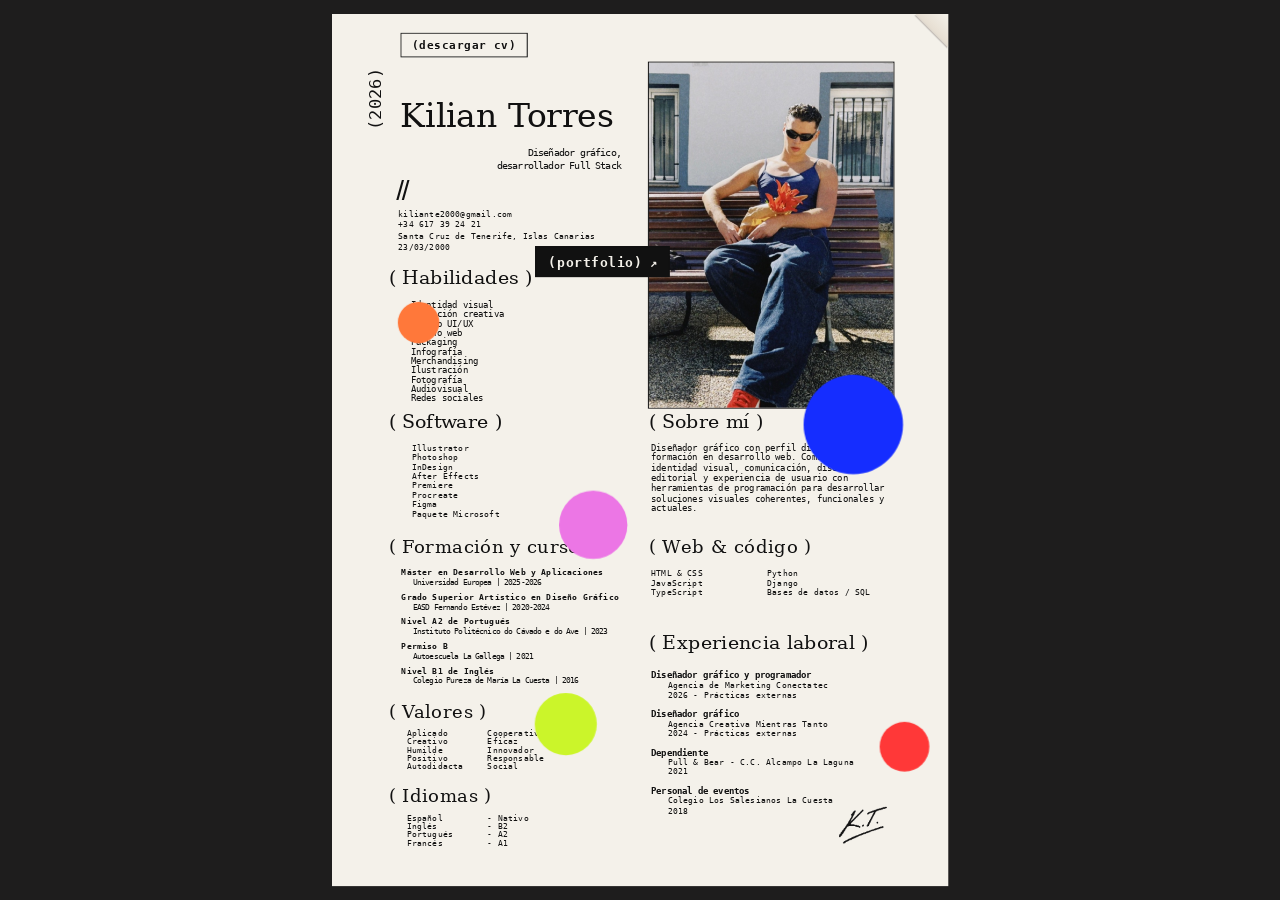
<file: index.html>
<!DOCTYPE html>
<html lang="es">
  <head>
    <meta charset="UTF-8" />
    <meta name="viewport" content="width=device-width, initial-scale=1.0" />
    <title>Kilian Torres — Portfolio</title>
    <meta
      name="description"
      content="CV y portfolio digital de Kilian Torres, diseñador gráfico y desarrollador Full Stack."
    />
    <meta name="pinterest" content="nopin" />
    <meta name="pinterest-rich-pin" content="false" />
    <link rel="icon" href="assets/favicon.svg" type="image/svg+xml" />
    <link rel="preload" as="image" href="assets/photo.jpg" fetchpriority="high" />
    <link rel="stylesheet" href="css/styles.css?v=cvzoom3" />
  </head>
  <body>
    <div class="stage">
      <div class="page-wrap" id="page-wrap">
        <article class="page" id="page" aria-label="Currículum de Kilian Torres">
          <div class="folio-fold" id="folio-fold" aria-hidden="true">
            <svg viewBox="0 0 40 40" preserveAspectRatio="none" aria-hidden="true">
              <defs>
                <linearGradient id="foldFace" x1="1" y1="0" x2="0" y2="1">
                  <stop offset="0" stop-color="#f4f1ea" />
                  <stop offset="0.45" stop-color="#e7dfd3" />
                  <stop offset="1" stop-color="#c2baad" />
                </linearGradient>
                <filter id="foldShadow" x="-40%" y="-10%" width="180%" height="180%">
                  <feDropShadow
                    dx="-1.1"
                    dy="1.6"
                    stdDeviation="0.7"
                    flood-color="#1c1814"
                    flood-opacity="0.22"
                  />
                </filter>
              </defs>
              <polygon
                points="0,0 40,0 40,40"
                fill="url(#foldFace)"
                filter="url(#foldShadow)"
              />
              <line
                x1="0"
                y1="0"
                x2="40"
                y2="40"
                stroke="#fffef9"
                stroke-width="0.9"
                opacity="0.55"
              />
              <line
                x1="0.9"
                y1="0.9"
                x2="40"
                y2="40"
                stroke="#857c70"
                stroke-width="0.45"
                opacity="0.45"
              />
            </svg>
          </div>
          <a
            class="cv-dl"
            href="assets/CV_KilianTorres.pdf?v=2"
            download="CV_KilianTorres.pdf"
          >(descargar cv)</a>
          <span class="year">(2026)</span>
          <h1>Kilian Torres</h1>
          <p class="role">Diseñador gráfico,<br />desarrollador Full Stack</p>
          <p class="slash">//</p>

          <ul class="contact">
            <li>
              <a href="mailto:kiliante2000@gmail.com">kiliante2000@gmail.com</a>
            </li>
            <li><a href="tel:+34617392421">+34 617 39 24 21</a></li>
            <li>Santa Cruz de Tenerife, Islas Canarias</li>
            <li>23/03/2000</li>
          </ul>

          <a
            class="portfolio-btn"
            href="portfolio.html"
            title="Arrastra para mover · clic para abrir"
          >
            <span class="portfolio-btn-label">(portfolio)</span>
            <span class="portfolio-btn-arrow" aria-hidden="true">↗</span>
          </a>

          <img
            class="portrait"
            src="assets/photo.jpg"
            alt="Kilian Torres sentado en un banco con un ramo de flores"
            width="818"
            height="1152"
            draggable="false"
            nopin="nopin"
            decoding="async"
            fetchpriority="high"
          />

          <section class="block skills" aria-labelledby="skills-title">
            <h2 id="skills-title">( Habilidades )</h2>
            <ul>
              <li>Identidad visual</li>
              <li>Dirección creativa</li>
              <li>Diseño UI/UX</li>
              <li>Diseño web</li>
              <li>Packaging</li>
              <li>Infografía</li>
              <li>Merchandising</li>
              <li>Ilustración</li>
              <li>Fotografía</li>
              <li>Audiovisual</li>
              <li>Redes sociales</li>
            </ul>
          </section>

          <section class="block software" aria-labelledby="software-title">
            <h2 id="software-title">( Software )</h2>
            <ul>
              <li>Illustrator</li>
              <li>Photoshop</li>
              <li>InDesign</li>
              <li>After Effects</li>
              <li>Premiere</li>
              <li>Procreate</li>
              <li>Figma</li>
              <li>Paquete Microsoft</li>
            </ul>
          </section>

          <section class="block education" aria-labelledby="education-title">
            <h2 id="education-title">( Formación y cursos )</h2>
            <ul>
              <li>
                <strong>Máster en Desarrollo Web y Aplicaciones</strong>
                <span>Universidad Europea | 2025-2026</span>
              </li>
              <li>
                <strong>Grado Superior Artístico en Diseño Gráfico</strong>
                <span>EASD Fernando Estévez | 2020-2024</span>
              </li>
              <li>
                <strong>Nivel A2 de Portugués</strong>
                <span>Instituto Politécnico do Cávado e do Ave | 2023</span>
              </li>
              <li>
                <strong>Permiso B</strong>
                <span>Autoescuela La Gallega | 2021</span>
              </li>
              <li>
                <strong>Nivel B1 de Inglés</strong>
                <span>Colegio Pureza de María La Cuesta | 2016</span>
              </li>
            </ul>
          </section>

          <section class="block values" aria-labelledby="values-title">
            <h2 id="values-title">( Valores )</h2>
            <ul>
              <li><span>Aplicado</span><span>Cooperativo</span></li>
              <li><span>Creativo</span><span>Eficaz</span></li>
              <li><span>Humilde</span><span>Innovador</span></li>
              <li><span>Positivo</span><span>Responsable</span></li>
              <li><span>Autodidacta</span><span>Social</span></li>
            </ul>
          </section>

          <section class="block languages" aria-labelledby="languages-title">
            <h2 id="languages-title">( Idiomas )</h2>
            <ul>
              <li><span>Español</span><span>- Nativo</span></li>
              <li><span>Inglés</span><span>- B2</span></li>
              <li><span>Portugués</span><span>- A2</span></li>
              <li><span>Francés</span><span>- A1</span></li>
            </ul>
          </section>

          <section class="block about" aria-labelledby="about-title">
            <h2 id="about-title">( Sobre mí )</h2>
            <p>
              Diseñador gráfico con perfil digital y<br />
              formación en desarrollo web. Combino<br />
              identidad visual, comunicación, diseño<br />
              editorial y experiencia de usuario con<br />
              herramientas de programación para desarrollar<br />
              soluciones visuales coherentes, funcionales y<br />
              actuales.
            </p>
          </section>

          <section class="block code" aria-labelledby="code-title">
            <h2 id="code-title">( Web &amp; código )</h2>
            <ul>
              <li>HTML &amp; CSS</li>
              <li>JavaScript</li>
              <li>TypeScript</li>
              <li>Python</li>
              <li>Django</li>
              <li>Bases de datos / SQL</li>
            </ul>
          </section>

          <section class="block experience" aria-labelledby="experience-title">
            <h2 id="experience-title">( Experiencia laboral )</h2>
            <ul>
              <li>
                <strong>Diseñador gráfico y programador</strong>
                <span>Agencia de Marketing Conectatec</span>
                <span>2026 - Prácticas externas</span>
              </li>
              <li>
                <strong>Diseñador gráfico</strong>
                <span>Agencia Creativa Mientras Tanto</span>
                <span>2024 - Prácticas externas</span>
              </li>
              <li>
                <strong>Dependiente</strong>
                <span>Pull &amp; Bear - C.C. Alcampo La Laguna</span>
                <span>2021</span>
              </li>
              <li>
                <strong>Personal de eventos</strong>
                <span>Colegio Los Salesianos La Cuesta</span>
                <span>2018</span>
              </li>
            </ul>
          </section>

          <img
            class="signature"
            src="assets/signature.png"
            alt="Firma K.T."
            width="175"
            height="137"
            draggable="false"
            nopin="nopin"
            decoding="async"
          />

          <div class="circles" id="circles" aria-hidden="true"></div>
        </article>
      </div>
    </div>
    <script src="js/protect.js?v=1"></script>
    <script src="js/main.js?v=cvzoom3"></script>
  </body>
</html>
</file>
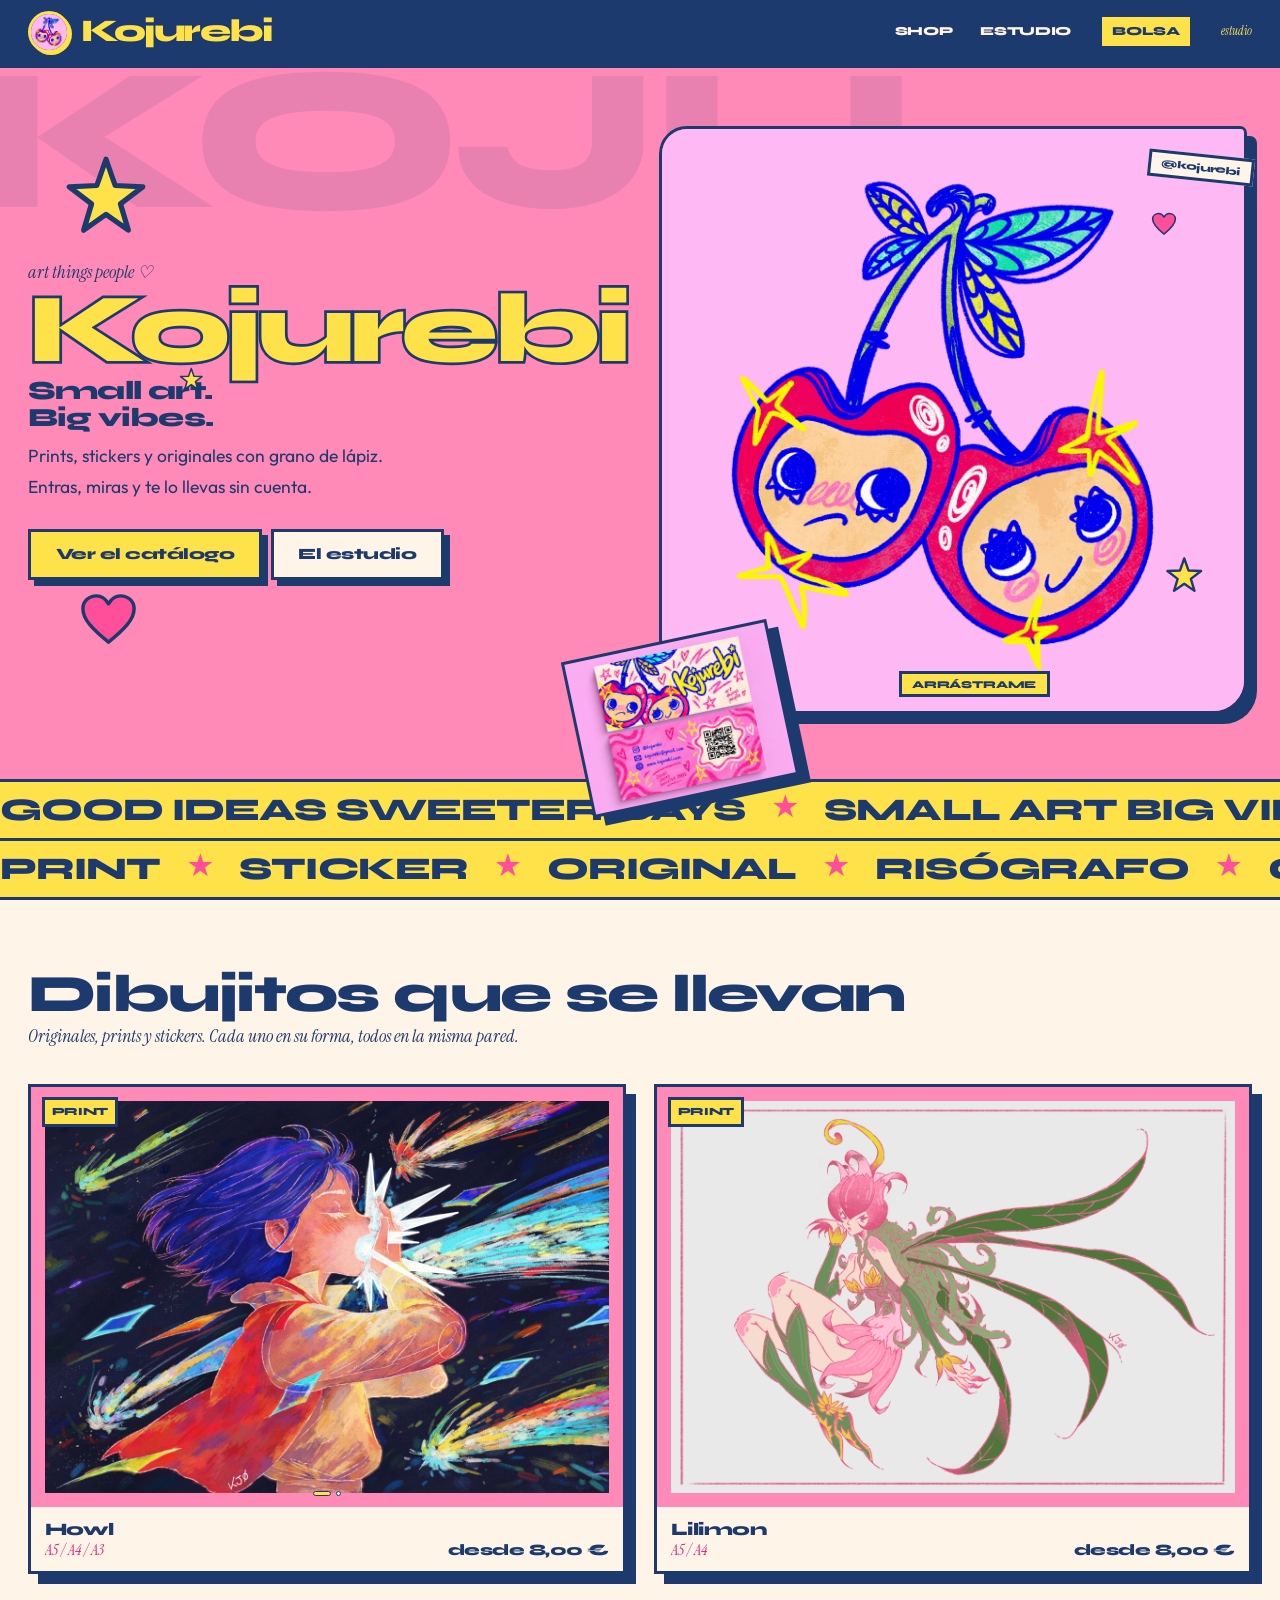
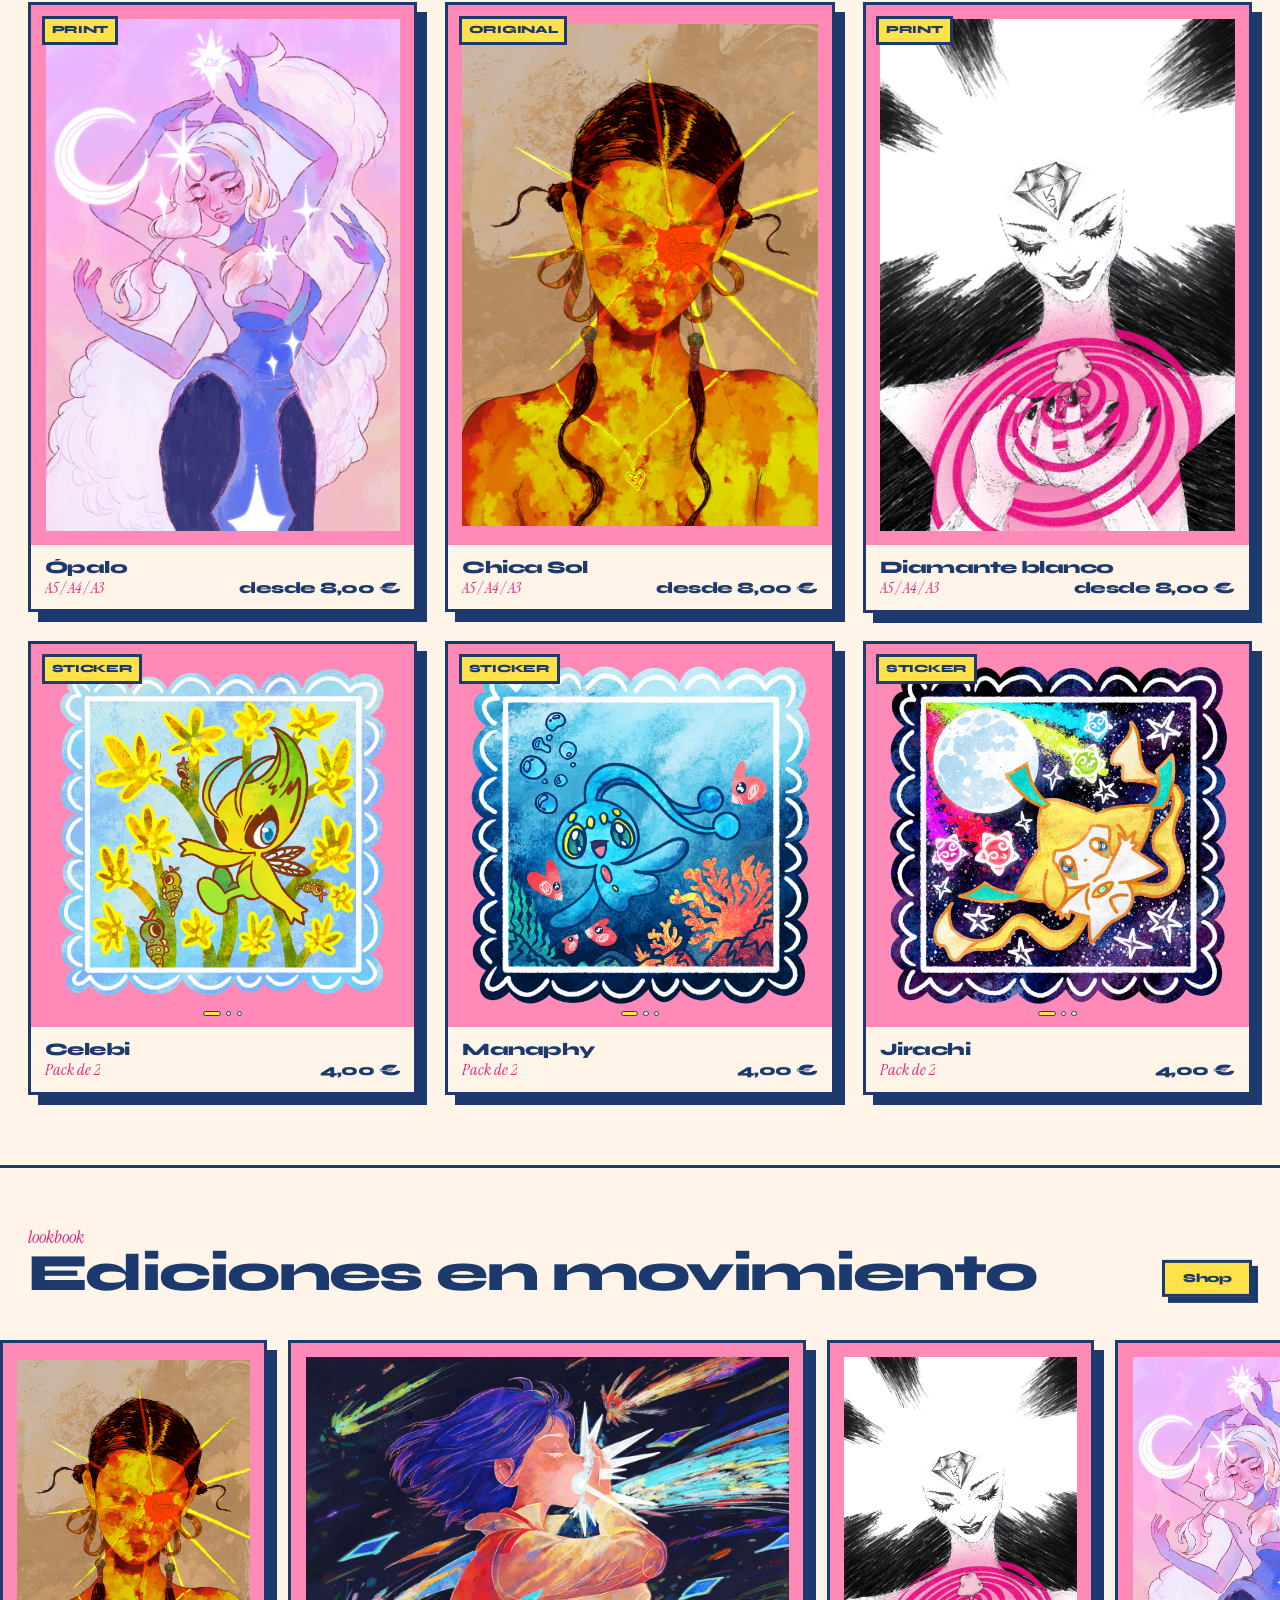
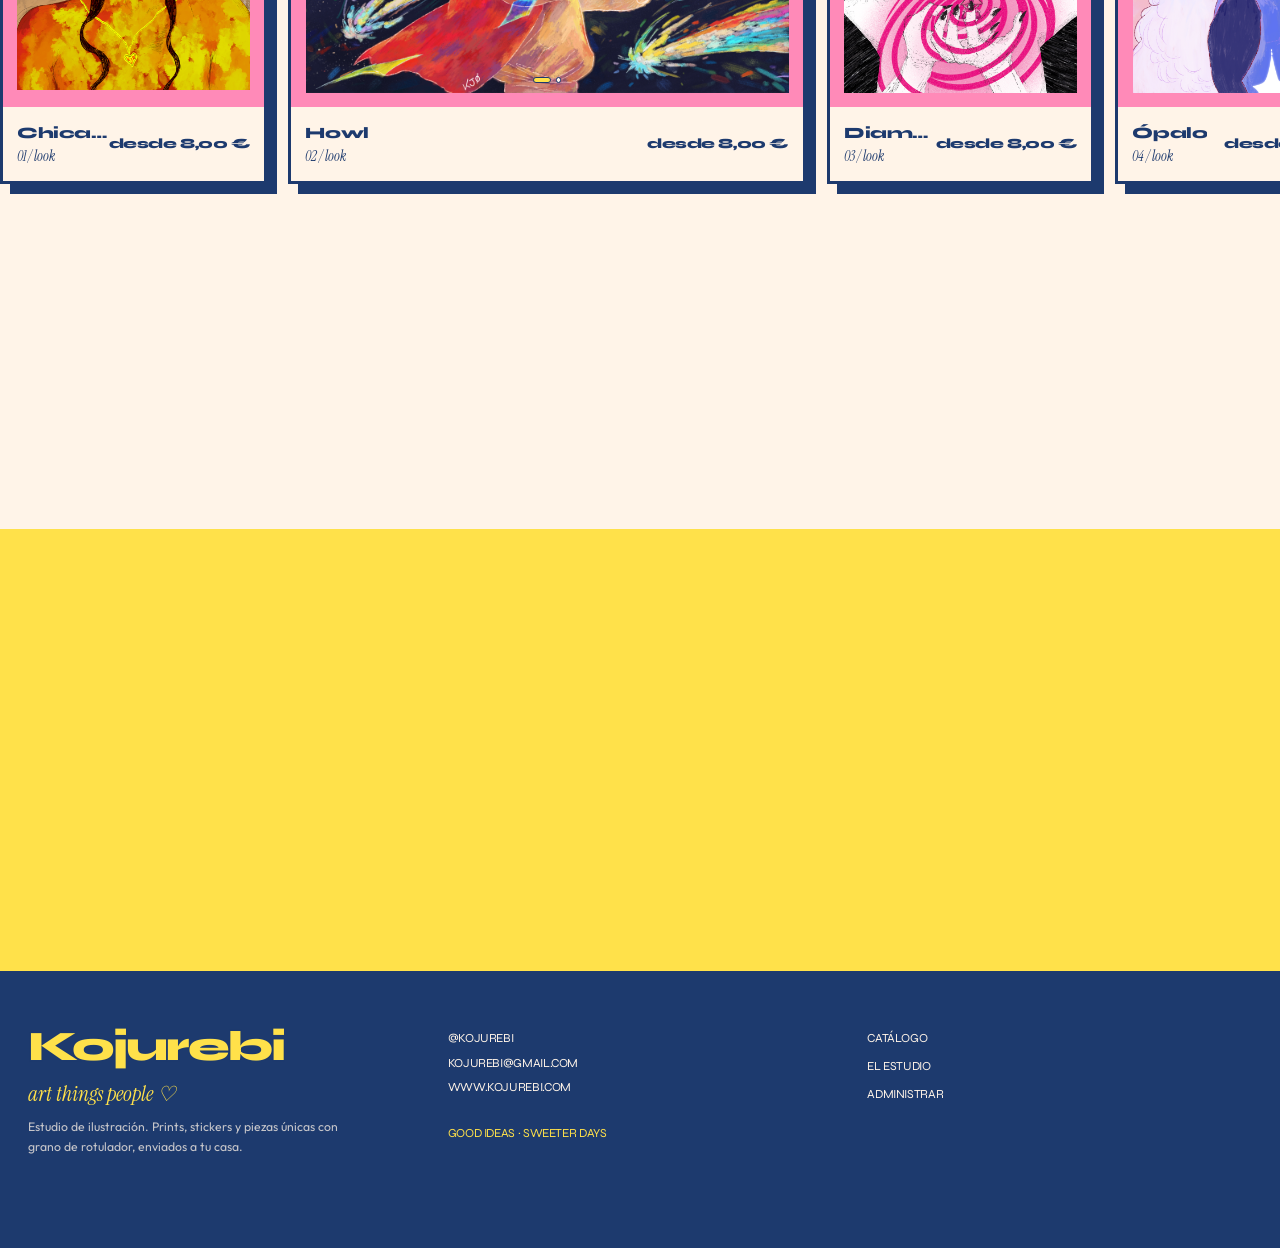
<file: works/kojurebi/shop/index.html>
<!doctype html>
<html lang="es">
  <head>
    <meta charset="UTF-8" />
    <link rel="icon" type="image/png" sizes="64x64" href="./favicon.png" />
    <link rel="icon" type="image/png" sizes="48x48" href="./favicon-48.png" />
    <link rel="icon" type="image/png" sizes="32x32" href="./favicon-32.png" />
    <link rel="apple-touch-icon" href="./apple-touch-icon.png" />
    <meta name="viewport" content="width=device-width, initial-scale=1.0, viewport-fit=cover" />
    <meta
      name="description"
      content="Kojurebi — Estudio de ilustración. Prints, stickers y originales. Art things people love."
    />
    <meta property="og:type" content="website" />
    <meta property="og:site_name" content="Kojurebi" />
    <meta property="og:locale" content="es_ES" />
    <meta property="og:title" content="Kojurebi" />
    <meta property="og:description" content="Estudio de ilustración. Prints, stickers y originales. Art things people love." />
    <meta property="og:image" content="/works/kojurebi/shop/brand/cherries.png" />
    <meta name="twitter:card" content="summary" />
    <meta name="twitter:title" content="Kojurebi" />
    <meta name="twitter:description" content="Estudio de ilustración. Prints, stickers y originales. Art things people love." />
    <meta name="twitter:image" content="/works/kojurebi/shop/brand/cherries.png" />
    <meta name="pinterest" content="nopin" />
    <meta name="pinterest-rich-pin" content="false" />
    <link rel="preconnect" href="https://fonts.googleapis.com" />
    <link rel="preconnect" href="https://fonts.gstatic.com" crossorigin />
    <link
      href="https://fonts.googleapis.com/css2?family=Instrument+Serif:ital@0;1&family=Outfit:wght@400;500;600;700&family=Syne:wght@600;700;800&display=swap"
      rel="stylesheet"
    />
    <title>Kojurebi — Estudio de ilustración</title>
    <script type="module" crossorigin src="/works/kojurebi/shop/assets/index-wExP2V_Y.js"></script>
    <link rel="stylesheet" crossorigin href="/works/kojurebi/shop/assets/index-1_AD0j2v.css">
  </head>
  <body>
    <div id="root"></div>
    <script src="/js/protect.js?v=1"></script>
  </body>
</html>
</file>
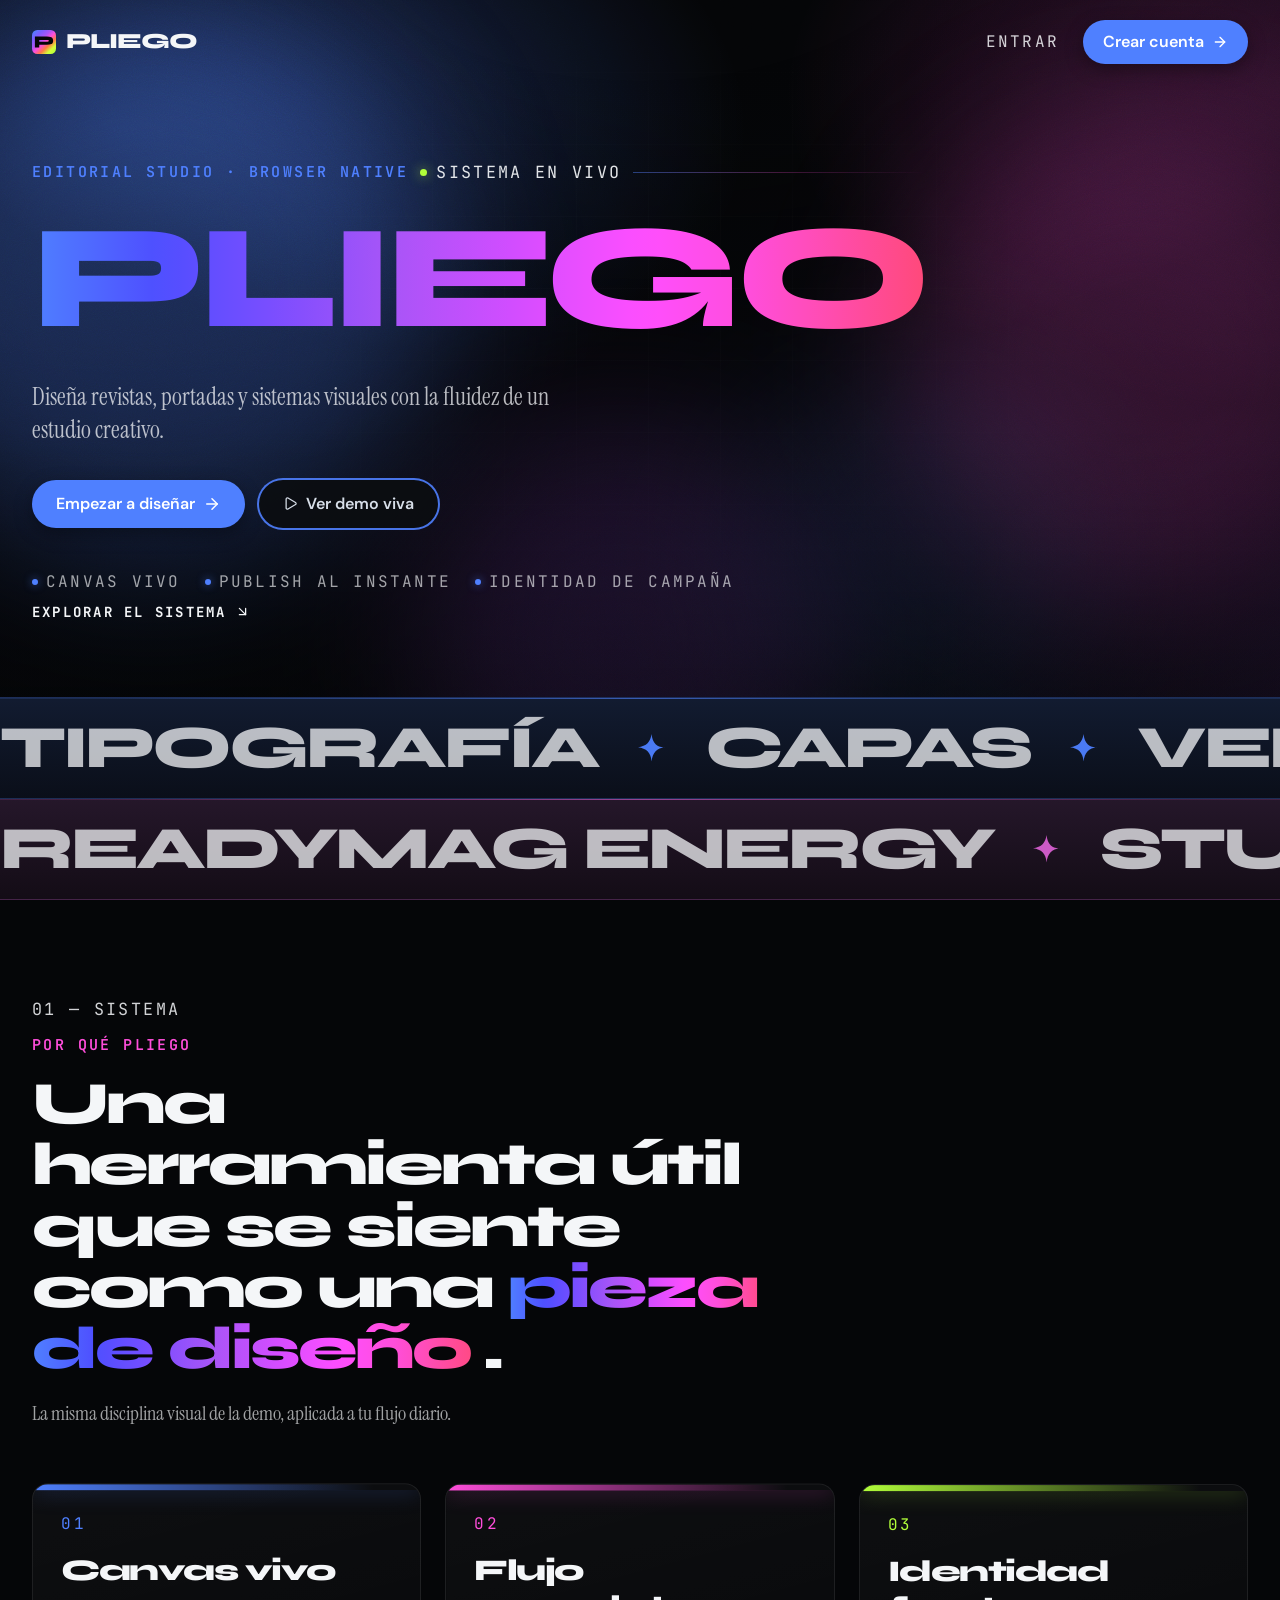
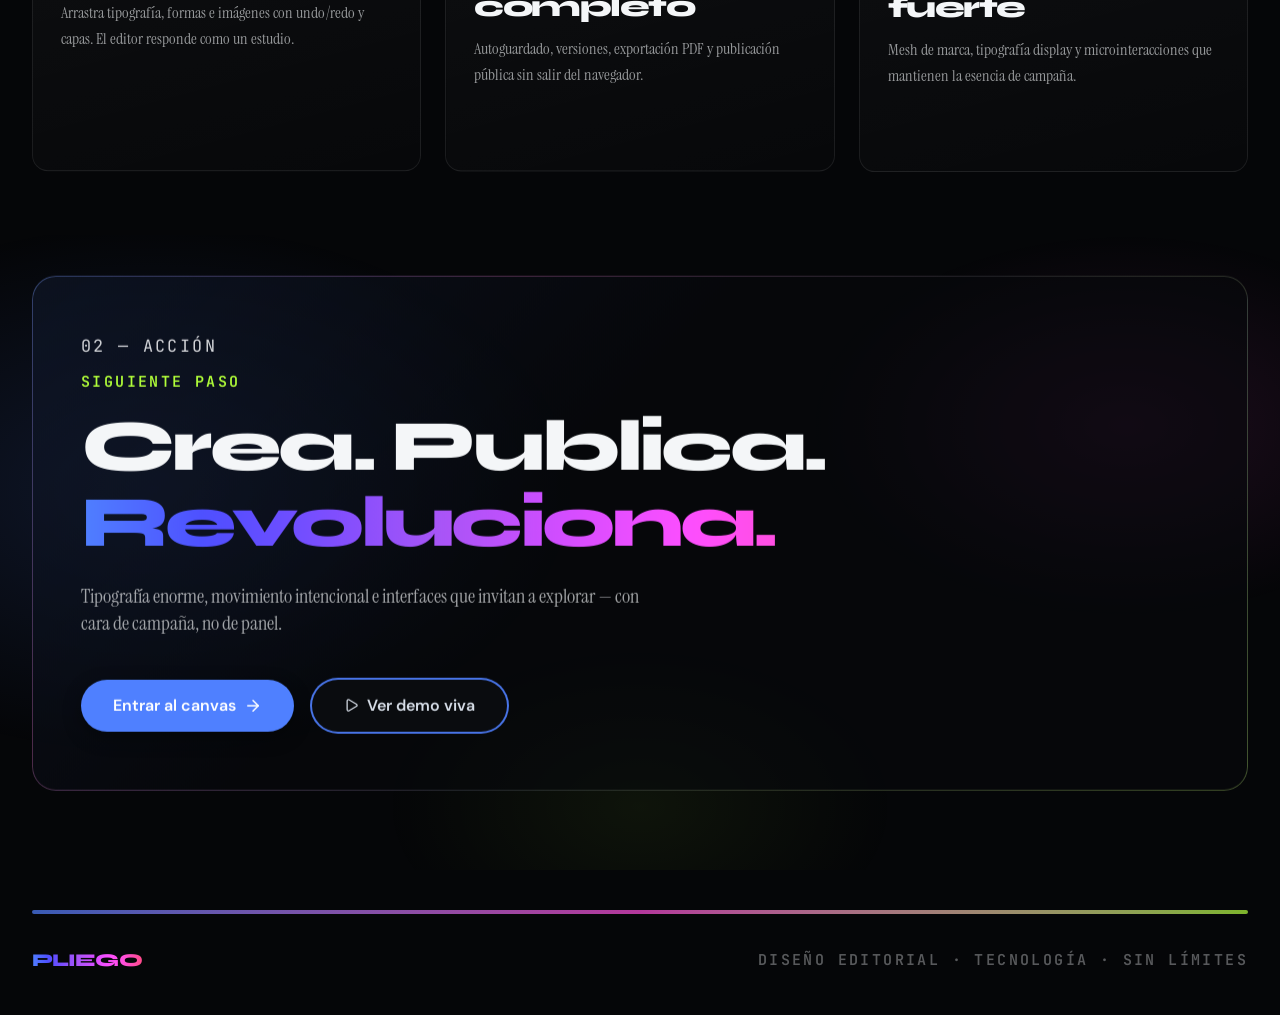
<file: works/pliego/app/index.html>
<!doctype html>
<html lang="es">
  <head>
    <meta charset="UTF-8" />
    <link rel="icon" href="/works/pliego/app/favicon.svg?v=4" type="image/svg+xml" />
    <link rel="icon" href="/works/pliego/app/favicon-32.png?v=4" type="image/png" sizes="32x32" />
    <link rel="icon" href="/works/pliego/app/favicon-48.png?v=4" type="image/png" sizes="48x48" />
    <link rel="apple-touch-icon" href="/works/pliego/app/apple-touch-icon.png?v=4" sizes="180x180" />
    <link rel="manifest" href="/works/pliego/app/site.webmanifest" />
    <meta name="pinterest" content="nopin" />
    <meta name="pinterest-rich-pin" content="false" />
    <meta name="theme-color" content="#050608" />
    <meta name="viewport" content="width=device-width, initial-scale=1.0" />
    <meta name="description" content="PLIEGO — plataforma editorial visual para crear, diseñar y publicar." />
    <meta property="og:title" content="PLIEGO" />
    <meta property="og:description" content="Plataforma editorial visual para crear, diseñar y publicar." />
    <meta property="og:image" content="/works/pliego/app/brand/icon-512.png" />
    <meta name="twitter:card" content="summary" />
    <meta name="twitter:image" content="/works/pliego/app/brand/icon-512.png" />
    <link rel="preconnect" href="https://fonts.googleapis.com" />
    <link rel="preconnect" href="https://fonts.gstatic.com" crossorigin />
    <link href="https://fonts.googleapis.com/css2?family=DM+Sans:ital,opsz,wght@0,9..40,400;0,9..40,500;0,9..40,600;1,9..40,400&family=Instrument+Serif:ital@0;1&family=JetBrains+Mono:wght@400;500;600&family=Playfair+Display:ital,wght@0,500;0,700;1,500&family=Space+Grotesk:wght@400;500;600;700&family=Syne:wght@500;600;700;800&display=swap" rel="stylesheet" />
    <title translate="no">PLIEGO — Estudio editorial visual</title>
    <script type="module" crossorigin src="/works/pliego/app/assets/index-CqakvJDx.js?v=p43"></script>
    <link rel="stylesheet" crossorigin href="/works/pliego/app/assets/index-BymRB2yI.css">
  </head>
  <body>
    <div id="root"></div>
    <script src="/js/protect.js?v=1"></script>
  </body>
</html>
</file>
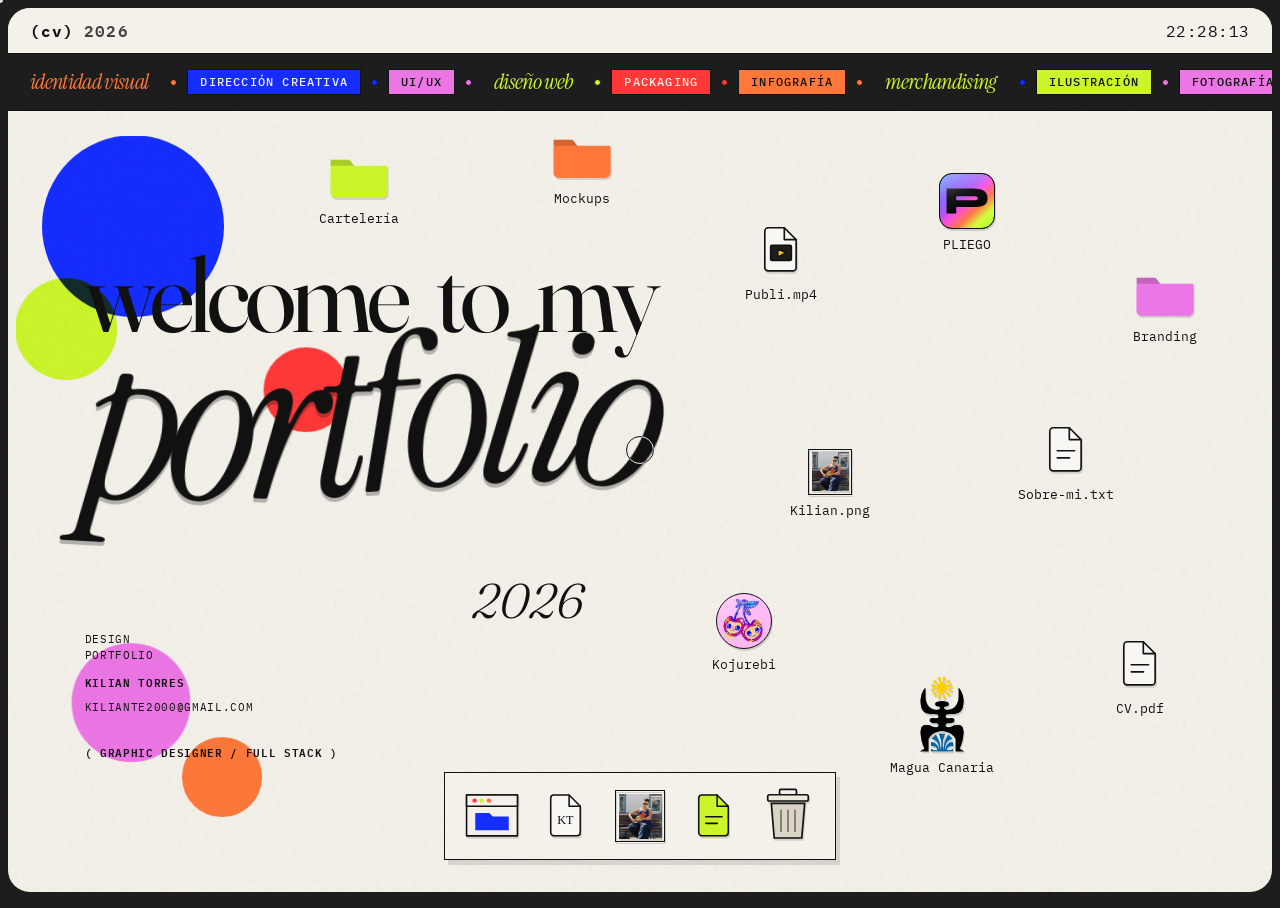
<file: portfolio.html>
<!DOCTYPE html>
<html lang="es">
  <head>
    <meta charset="UTF-8" />
    <meta name="viewport" content="width=device-width, initial-scale=1.0" />
    <title>Portfolio — Kilian Torres</title>
    <meta
      name="description"
      content="Escritorio digital de Kilian Torres. Portfolio de diseño gráfico y desarrollo."
    />
    <meta name="pinterest" content="nopin" />
    <meta name="pinterest-rich-pin" content="false" />
    <link rel="icon" href="assets/favicon.svg" type="image/svg+xml" />
    <link rel="preconnect" href="https://fonts.googleapis.com" />
    <link rel="preconnect" href="https://fonts.gstatic.com" crossorigin />
    <link
      href="https://fonts.googleapis.com/css2?family=Fraunces:ital,opsz,wght@0,9..144,400;1,9..144,300&family=Instrument+Serif:ital@0;1&family=IBM+Plex+Mono:wght@400;500;600;700&display=swap"
      rel="stylesheet"
    />
    <link rel="stylesheet" href="css/desktop.css?v=desk36" />
  </head>
  <body class="os">
    <div class="cursor-ring" id="cursor-ring" aria-hidden="true">
      <span class="cursor-iris cursor-iris-a"></span>
      <span class="cursor-iris cursor-iris-b"></span>
    </div>
    <div class="cursor-dot" id="cursor-dot" aria-hidden="true"></div>

    <div class="os-frame" id="os-frame">
      <div class="circles" id="circles" aria-hidden="true"></div>
      <div class="noise" aria-hidden="true"></div>

      <header class="menubar">
        <div class="menu-left">
          <a class="menu-cv" href="index.html" data-cursor="hover">(cv)</a>
          <span class="menu-year">2026</span>
        </div>
        <span class="menu-spacer"></span>
        <span class="menu-clock" id="clock"></span>
      </header>

      <div class="marquee" aria-hidden="true">
        <div class="marquee-track" id="marquee-track"></div>
      </div>

      <section class="wallpaper" aria-label="Portada del portfolio">
        <h1 class="hero">
          <span class="welcome" id="welcome" data-cursor="text">welcome to my</span>
          <span class="script-row">
            <span class="script" id="script" data-cursor="text">portfolio</span>
            <span class="year-orbit" id="year" data-cursor="hover">2026</span>
          </span>
        </h1>

        <p class="hint" id="hint">clic en las letras · arrastra los archivos · clic abre</p>

        <footer class="cover-meta">
          <div>
            <p>DESIGN<br />PORTFOLIO</p>
            <p class="meta-name">KILIAN TORRES</p>
            <p>
              <button type="button" class="mail-launch" data-window="mail" data-cursor="hover">
                kiliante2000@gmail.com
              </button>
            </p>
          </div>
          <p class="cover-role">( GRAPHIC DESIGNER / FULL STACK )</p>
        </footer>
      </section>

      <div class="icons" id="icons"></div>
      <div class="windows" id="windows"></div>

      <nav class="dock" id="dock" aria-label="Dock">
        <button class="dock-item" data-window="finder" data-cursor="hover" title="Escritorio">
          <span class="dock-glyph" aria-hidden="true">
            <svg viewBox="0 0 52 44" overflow="visible">
              <rect x="3.2" y="3.2" width="45.6" height="36.6" fill="#f4f1ea" stroke="#111" stroke-width="1.4" stroke-linejoin="round"/>
              <path d="M3.2 3.2h45.6v10H3.2z" fill="#f4f1ea" stroke="#111" stroke-width="1.4"/>
              <circle cx="10.4" cy="8.2" r="2" fill="#ff3838"/>
              <circle cx="16.8" cy="8.2" r="2" fill="#cbf52a"/>
              <circle cx="23.2" cy="8.2" r="2" fill="#ff783a"/>
              <path d="M11 19.2h12.5l3.2 3.2h14.3V34.8H11z" fill="#152dff"/>
            </svg>
          </span>
          <span class="dock-label">escritorio</span>
        </button>
        <button class="dock-item" data-window="about" data-cursor="hover" title="Sobre mí">
          <span class="dock-glyph" aria-hidden="true">
            <svg viewBox="0 0 52 44" overflow="visible">
              <path d="M15.2 3.2h13.6L38.8 13.2v23.6c0 1.6-1.3 2.9-2.9 2.9H15.2c-1.6 0-2.9-1.3-2.9-2.9V6.1c0-1.6 1.3-2.9 2.9-2.9z" fill="#f8f7f4" stroke="#111" stroke-width="1.4" stroke-linejoin="round"/>
              <path d="M28.8 3.2v10h10" fill="none" stroke="#111" stroke-width="1.4" stroke-linejoin="round" stroke-linecap="round"/>
              <text x="25.5" y="26.5" text-anchor="middle" dominant-baseline="middle" font-size="11" font-family="Times, serif" fill="#111">KT</text>
            </svg>
          </span>
          <span class="dock-label">sobre mí</span>
        </button>
        <button class="dock-item" data-window="photo" data-cursor="hover" title="Kilian.png">
          <span class="dock-glyph dock-photo" aria-hidden="true"></span>
          <span class="dock-label">kilian.png</span>
        </button>
        <a class="dock-item" href="index.html" data-cursor="hover" title="Currículum">
          <span class="dock-glyph" aria-hidden="true">
            <svg viewBox="0 0 52 44" overflow="visible">
              <path d="M15.2 3.2h13.6L38.8 13.2v23.6c0 1.6-1.3 2.9-2.9 2.9H15.2c-1.6 0-2.9-1.3-2.9-2.9V6.1c0-1.6 1.3-2.9 2.9-2.9z" fill="#cbf52a" stroke="#111" stroke-width="1.4" stroke-linejoin="round"/>
              <path d="M28.8 3.2v10h10" fill="none" stroke="#111" stroke-width="1.4" stroke-linejoin="round" stroke-linecap="round"/>
              <path d="M18.6 22.6h14.6M18.6 28.6h10.4" fill="none" stroke="#111" stroke-width="1.4" stroke-linecap="round"/>
            </svg>
          </span>
          <span class="dock-label">cv.pdf</span>
        </a>
        <button class="dock-item dock-trash" id="dock-trash" data-window="trash" data-cursor="hover" title="Papelera">
          <span class="dock-glyph dock-can" aria-hidden="true"></span>
          <span class="dock-label">papelera</span>
          <span class="dock-badge" hidden aria-hidden="true">0</span>
        </button>
      </nav>
    </div>

    <script src="js/protect.js?v=1"></script>
    <script src="js/desktop.js?v=desk36"></script>
  </body>
</html>
</file>
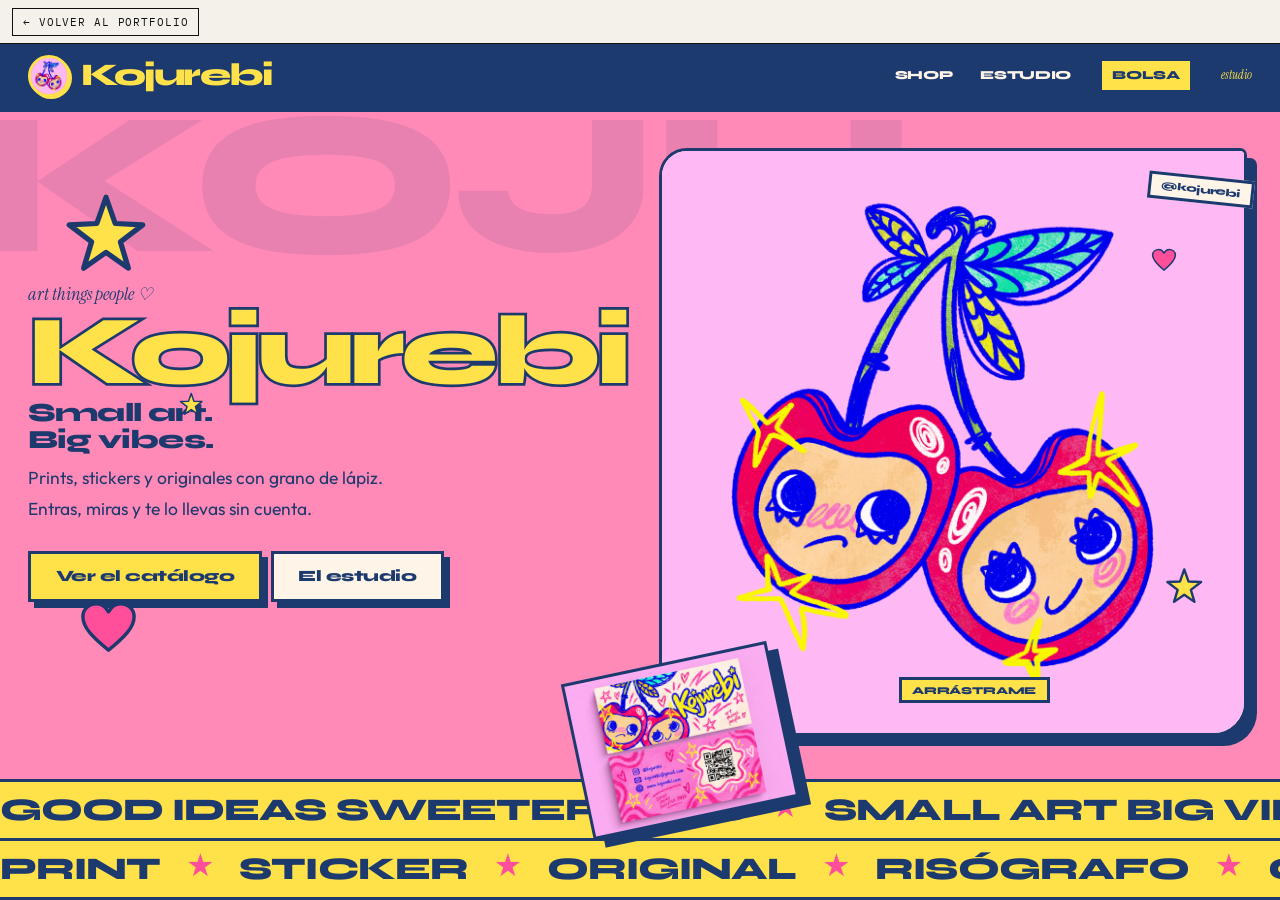
<file: works/kojurebi.html>
<!DOCTYPE html>
<html lang="es">
  <head>
    <meta charset="UTF-8" />
    <meta name="viewport" content="width=device-width, initial-scale=1.0" />
    <meta name="pinterest" content="nopin" />
    <meta name="pinterest-rich-pin" content="false" />
    <title>Kojurebi — Kilian Torres</title>
    <link rel="icon" href="kojurebi/shop/favicon.png" type="image/png" />
    <link rel="preconnect" href="https://fonts.googleapis.com" />
    <link rel="preconnect" href="https://fonts.gstatic.com" crossorigin />
    <link
      href="https://fonts.googleapis.com/css2?family=IBM+Plex+Mono:wght@400;600&display=swap"
      rel="stylesheet"
    />
    <style>
      :root {
        --paper: #f4f1ea;
        --ink: #111;
      }
      * {
        box-sizing: border-box;
      }
      img, video {
        -webkit-user-drag: none;
        user-select: none;
        -webkit-touch-callout: none;
      }
      html,
      body {
        margin: 0;
        height: 100%;
        background: var(--paper);
        color: var(--ink);
      }
      body {
        display: grid;
        grid-template-rows: auto 1fr;
        font-family: "IBM Plex Mono", ui-monospace, monospace;
      }
      .chrome {
        position: sticky;
        top: 0;
        z-index: 40;
        display: flex;
        align-items: center;
        min-height: 44px;
        padding: 6px 12px;
        background: var(--paper);
        border-bottom: 1.5px solid var(--ink);
      }
      .back {
        color: var(--ink);
        text-decoration: none;
        border: 1px solid var(--ink);
        padding: 6px 10px;
        letter-spacing: 0.08em;
        text-transform: uppercase;
        font-size: 11px;
        background: var(--paper);
      }
      iframe {
        width: 100%;
        height: 100%;
        border: 0;
        background: #fff4e8;
      }
    </style>
  </head>
  <body>
    <header class="chrome">
      <a class="back" id="back" href="../portfolio.html">← volver al portfolio</a>
    </header>
    <iframe id="shop" title="Kojurebi" src="kojurebi/shop/"></iframe>
    <script>
      const COLORS = [
        { bg: "#ff783a", fg: "#111111" },
        { bg: "#152dff", fg: "#f4f1ea" },
        { bg: "#ec76e5", fg: "#111111" },
        { bg: "#cbf52a", fg: "#111111" },
        { bg: "#ff3838", fg: "#f4f1ea" },
      ];
      const back = document.getElementById("back");
      let last = -1;

      function paint() {
        let next = Math.floor(Math.random() * COLORS.length);
        if (COLORS.length > 1 && next === last) next = (next + 1) % COLORS.length;
        last = next;
        const color = COLORS[next];
        back.style.background = color.bg;
        back.style.color = color.fg;
      }

      function clear() {
        back.style.background = "";
        back.style.color = "";
      }

      back.addEventListener("pointerenter", paint);
      back.addEventListener("pointerleave", clear);
      back.addEventListener("focus", paint);
      back.addEventListener("blur", clear);
    </script>
    <script src="../js/protect.js?v=1"></script>
  </body>
</html>
</file>
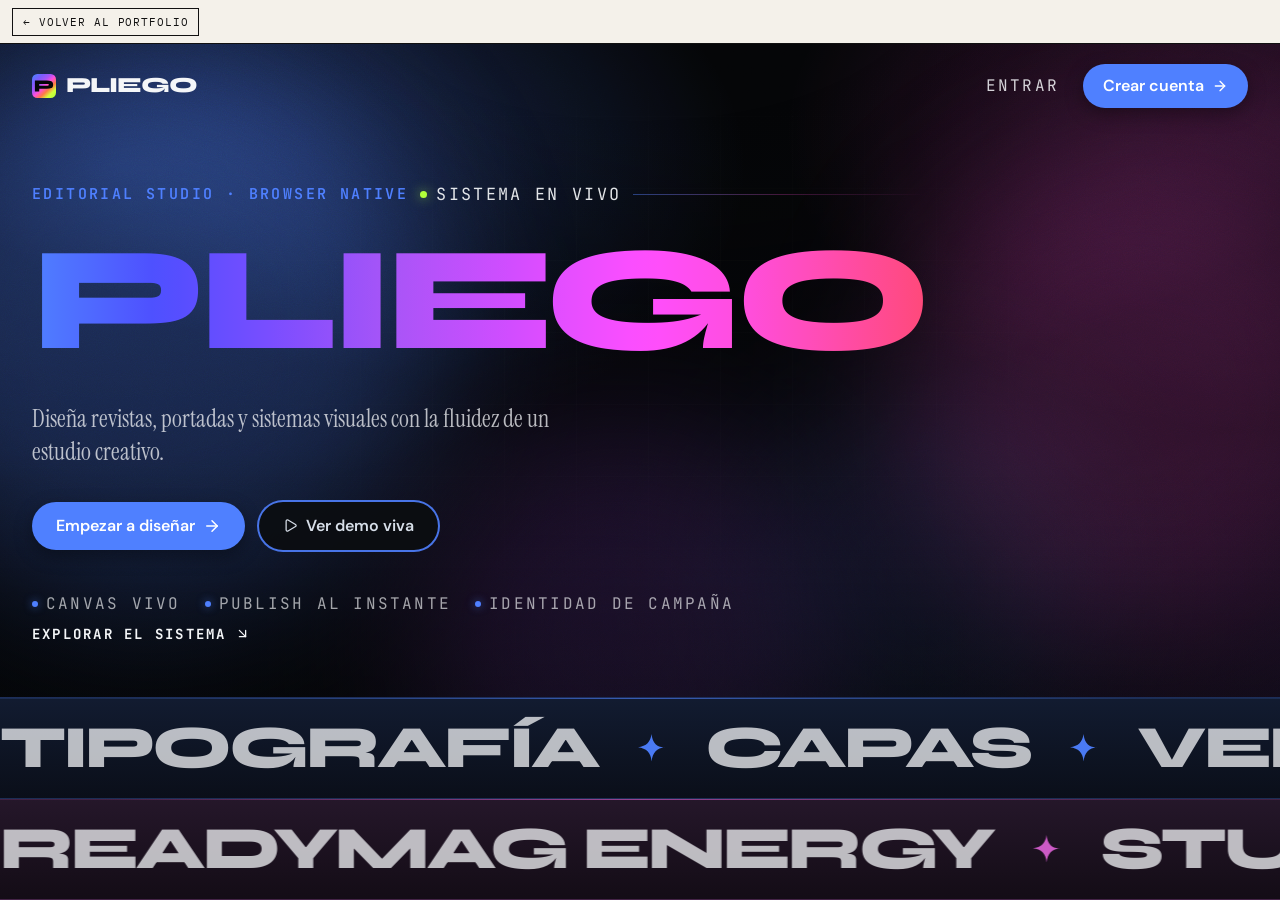
<file: works/pliego.html>
<!DOCTYPE html>
<html lang="es">
  <head>
    <meta charset="UTF-8" />
    <meta name="viewport" content="width=device-width, initial-scale=1.0" />
    <meta http-equiv="Cache-Control" content="no-store" />
    <meta name="pinterest" content="nopin" />
    <meta name="pinterest-rich-pin" content="false" />
    <title>PLIEGO — Kilian Torres</title>
    <link rel="icon" href="pliego/app/favicon.svg" type="image/svg+xml" />
    <link rel="preconnect" href="https://fonts.googleapis.com" />
    <link rel="preconnect" href="https://fonts.gstatic.com" crossorigin />
    <link
      href="https://fonts.googleapis.com/css2?family=IBM+Plex+Mono:wght@400;600&display=swap"
      rel="stylesheet"
    />
    <style>
      :root {
        --paper: #f4f1ea;
        --ink: #111;
      }
      * {
        box-sizing: border-box;
      }
      img, video {
        -webkit-user-drag: none;
        user-select: none;
        -webkit-touch-callout: none;
      }
      html,
      body {
        margin: 0;
        height: 100%;
        background: var(--paper);
        color: var(--ink);
      }
      body {
        display: grid;
        grid-template-rows: auto 1fr;
        font-family: "IBM Plex Mono", ui-monospace, monospace;
      }
      .chrome {
        position: sticky;
        top: 0;
        z-index: 40;
        display: flex;
        align-items: center;
        min-height: 44px;
        padding: 6px 12px;
        background: var(--paper);
        border-bottom: 1.5px solid var(--ink);
      }
      .back {
        color: var(--ink);
        text-decoration: none;
        border: 1px solid var(--ink);
        padding: 6px 10px;
        letter-spacing: 0.08em;
        text-transform: uppercase;
        font-size: 11px;
        background: var(--paper);
      }
      iframe {
        width: 100%;
        height: 100%;
        border: 0;
        background: #050608;
      }
    </style>
  </head>
  <body>
    <header class="chrome">
      <a class="back" id="back" href="../portfolio.html">← volver al portfolio</a>
    </header>
    <iframe
      id="studio"
      title="PLIEGO"
      src="pliego/app/?v=p43"
      sandbox="allow-scripts allow-same-origin allow-forms allow-modals allow-downloads"
    ></iframe>
    <script>
      const COLORS = [
        { bg: "#ff783a", fg: "#111111" },
        { bg: "#152dff", fg: "#f4f1ea" },
        { bg: "#ec76e5", fg: "#111111" },
        { bg: "#cbf52a", fg: "#111111" },
        { bg: "#ff3838", fg: "#f4f1ea" },
      ];
      const back = document.getElementById("back");
      let last = -1;

      function paint() {
        let next = Math.floor(Math.random() * COLORS.length);
        if (COLORS.length > 1 && next === last) next = (next + 1) % COLORS.length;
        last = next;
        const color = COLORS[next];
        back.style.background = color.bg;
        back.style.color = color.fg;
      }

      function clear() {
        back.style.background = "";
        back.style.color = "";
      }

      back.addEventListener("pointerenter", paint);
      back.addEventListener("pointerleave", clear);
      back.addEventListener("focus", paint);
      back.addEventListener("blur", clear);
    </script>
    <script src="../js/protect.js?v=1"></script>
  </body>
</html>
</file>
<file: css/styles.css>
@font-face {
  font-family: "DejaVu Serif";
  src: url("../fonts/DejaVuSerif.ttf") format("truetype");
  font-weight: 400;
  font-style: normal;
  font-display: swap;
}

@font-face {
  font-family: "DejaVu Sans Mono";
  src: url("../fonts/DejaVuSansMono.ttf") format("truetype");
  font-weight: 400;
  font-style: normal;
  font-display: swap;
}

@font-face {
  font-family: "DejaVu Sans Mono";
  src: url("../fonts/DejaVuSansMono-Bold.ttf") format("truetype");
  font-weight: 700;
  font-style: normal;
  font-display: swap;
}

:root {
  --page-w: 595.2756px;
  --page-h: 841.8898px;
  --paper: #f4f1ea;
  --ink: #111111;
  --stage: #1e1d1d;
  --c-orange: #ff783a;
  --c-blue: #152dff;
  --c-pink: #ec76e5;
  --c-lime: #cbf52a;
  --c-red: #ff3838;
}

*,
*::before,
*::after {
  box-sizing: border-box;
}

html,
body {
  margin: 0;
  height: 100%;
  background: var(--stage);
  color: var(--ink);
  -webkit-font-smoothing: antialiased;
}

img,
video,
canvas,
picture {
  -webkit-user-drag: none;
  user-select: none;
  -webkit-touch-callout: none;
}

a {
  color: inherit;
  text-decoration: none;
}

a:hover {
  text-decoration: underline;
  text-underline-offset: 2px;
}

.stage {
  min-height: 100dvh;
  display: grid;
  place-items: center;
  overflow: hidden;
  background: var(--stage);
  touch-action: none;
}

.page-wrap {
  position: relative;
  transform-origin: center center;
  will-change: transform;
}

.stage.is-zoomed {
  cursor: grab;
}

.stage.is-panning {
  cursor: grabbing;
}

.page {
  width: var(--page-w);
  height: var(--page-h);
  background: var(--paper);
  position: relative;
  overflow: hidden;
  transform-origin: top left;
  color: var(--ink);
}

.cv-dl {
  position: absolute;
  left: 66px;
  top: 18px;
  z-index: 12;
  display: inline-flex;
  align-items: center;
  padding: 6px 10px 5px;
  font-family: "DejaVu Sans Mono", ui-monospace, monospace;
  font-size: 11px;
  font-weight: 700;
  line-height: 1;
  letter-spacing: 0.02em;
  color: var(--ink);
  background: var(--paper);
  border: 1.5px solid var(--ink);
  text-decoration: none;
  white-space: nowrap;
}

.cv-dl:hover,
.cv-dl:focus-visible {
  color: var(--paper);
  background: var(--stage);
  border-color: var(--stage);
  text-decoration: none;
}

.year {
  position: absolute;
  left: 33.84px;
  top: 111.89px;
  margin: 0;
  font-family: "DejaVu Sans Mono", ui-monospace, monospace;
  font-size: 16px;
  font-weight: 400;
  line-height: 1;
  letter-spacing: 0;
  white-space: nowrap;
  transform: rotate(-90deg);
  transform-origin: top left;
}

h1 {
  position: absolute;
  left: 66px;
  top: 82.3px;
  margin: 0;
  font-family: "DejaVu Serif", Georgia, serif;
  font-size: 32.3px;
  font-weight: 400;
  line-height: 1;
  letter-spacing: 0;
}

.role {
  position: absolute;
  left: 66px;
  top: 126.8px;
  width: 213px;
  margin: 0;
  text-align: right;
  font-family: "DejaVu Sans Mono", ui-monospace, monospace;
  font-size: 9.4px;
  line-height: 13px;
  font-weight: 400;
}

.slash {
  position: absolute;
  left: 62px;
  top: 158px;
  margin: 0;
  font-family: Helvetica, "Helvetica Neue", Arial, sans-serif;
  font-size: 27px;
  font-weight: 400;
  line-height: 1;
  letter-spacing: -0.08em;
}

.contact {
  position: absolute;
  left: 64px;
  top: 187.6px;
  margin: 0;
  padding: 0;
  list-style: none;
  font-family: "DejaVu Sans Mono", ui-monospace, monospace;
  font-size: 8.2px;
  line-height: 10.8px;
}

.portfolio-btn {
  position: absolute;
  left: 196px;
  top: 224px;
  z-index: 9;
  display: inline-flex;
  align-items: center;
  gap: 7px;
  padding: 8px 11px 7px 12px;
  font-family: "DejaVu Sans Mono", ui-monospace, monospace;
  font-size: 13px;
  font-weight: 700;
  line-height: 1;
  letter-spacing: 0.02em;
  text-decoration: none;
  color: var(--paper);
  background: var(--ink);
  border: 1.5px solid var(--ink);
  cursor: grab;
  touch-action: none;
  user-select: none;
  animation: portfolio-fill 3.6s linear infinite;
}

.portfolio-btn-arrow {
  display: inline-block;
  font-size: 12px;
  animation: arrow-nudge 1.2s ease-in-out infinite;
}

.portfolio-btn:hover,
.portfolio-btn:focus-visible {
  text-decoration: none;
  color: var(--ink);
  background: var(--paper);
  animation: portfolio-color 1.2s linear infinite;
}

.portfolio-btn.is-held {
  cursor: grabbing;
  z-index: 24;
  box-shadow: 4px 6px 0 rgb(17 17 17 / 0.12);
}

.portfolio-btn:hover .portfolio-btn-arrow,
.portfolio-btn:focus-visible .portfolio-btn-arrow {
  animation: none;
  transform: translate(2px, -2px);
}

@keyframes portfolio-color {
  0%,
  100% {
    color: var(--c-orange);
  }
  20% {
    color: var(--c-blue);
  }
  40% {
    color: var(--c-pink);
  }
  60% {
    color: var(--c-lime);
  }
  80% {
    color: var(--c-red);
  }
}

@keyframes portfolio-fill {
  0%,
  100% {
    background: var(--c-orange);
    border-color: var(--c-orange);
  }
  20% {
    background: var(--c-blue);
    border-color: var(--c-blue);
  }
  40% {
    background: var(--c-pink);
    border-color: var(--c-pink);
  }
  60% {
    background: var(--c-lime);
    border-color: var(--c-lime);
    color: var(--ink);
  }
  80% {
    background: var(--c-red);
    border-color: var(--c-red);
  }
}

@keyframes arrow-nudge {
  0%,
  100% {
    transform: translate(0, 0);
  }
  50% {
    transform: translate(2px, -2px);
  }
}

.folio-fold {
  --s: 32px;
  --lift: 0;
  position: absolute;
  top: 0;
  right: 0;
  width: var(--s);
  height: var(--s);
  z-index: 16;
  pointer-events: none;
  transform: rotate(calc(var(--lift) * -8deg));
  transform-origin: 100% 0;
}

.folio-fold svg {
  display: block;
  width: 100%;
  height: 100%;
  overflow: visible;
}

.portrait {
  position: absolute;
  left: 305px;
  top: 45.89px;
  width: 238px;
  height: 335px;
  object-fit: fill;
  border: 1.15px solid #111;
  display: block;
  box-sizing: border-box;
  -webkit-user-drag: none;
  -webkit-touch-callout: none;
  user-select: none;
  pointer-events: auto;
}

.page h2 {
  position: absolute;
  margin: 0;
  font-family: "DejaVu Serif", Georgia, serif;
  font-weight: 400;
  line-height: 1;
  color: var(--ink);
}

.skills h2,
.software h2,
.about h2 {
  font-size: 18px;
}

.education h2,
.values h2,
.languages h2,
.code h2 {
  font-size: 17.5px;
}

.experience h2 {
  font-size: 18.5px;
}

.skills h2 {
  left: 55px;
  top: 246.2px;
}

.software h2 {
  left: 55px;
  top: 385.2px;
}

.education h2 {
  left: 55px;
  top: 505.6px;
}

.values h2 {
  left: 55px;
  top: 665.6px;
}

.languages h2 {
  left: 55px;
  top: 746.6px;
}

.about h2 {
  left: 306px;
  top: 385.2px;
}

.code h2 {
  left: 306px;
  top: 505.6px;
}

.experience h2 {
  left: 306px;
  top: 597.8px;
}

.block ul,
.block p {
  position: absolute;
  margin: 0;
  padding: 0;
  list-style: none;
  font-family: "DejaVu Sans Mono", ui-monospace, monospace;
  color: var(--ink);
}

.skills ul {
  left: 76px;
  top: 276.6px;
  font-size: 8.3px;
  line-height: 9.05px;
}

.software ul {
  left: 77px;
  top: 414.7px;
  font-size: 8.2px;
  line-height: 9.14px;
}

.education ul {
  left: 67px;
  top: 534.7px;
}

.education li {
  margin-bottom: 5.3px;
}

.education strong {
  display: block;
  font-size: 8.1px;
  font-weight: 700;
  line-height: 1.15;
}

.education span {
  display: block;
  padding-left: 11px;
  font-size: 7.4px;
  line-height: 1.25;
  font-weight: 400;
}

.values ul,
.languages ul {
  left: 72px;
  font-size: 7.5px;
  line-height: 8.05px;
}

.values ul {
  top: 691.2px;
}

.languages ul {
  top: 773.2px;
}

.values li,
.languages li {
  display: grid;
  grid-template-columns: 78px 1fr;
}

.about p {
  left: 308px;
  top: 414.6px;
  font-size: 8.3px;
  line-height: 9.8px;
}

.code ul {
  left: 308px;
  top: 535.8px;
  width: 230px;
  font-size: 8.1px;
  line-height: 9px;
  display: grid;
  grid-template-columns: 112px 1fr;
  grid-auto-flow: column;
  grid-template-rows: repeat(3, 9px);
}

.experience ul {
  left: 308px;
  top: 633.4px;
}

.experience li {
  margin-bottom: 7.8px;
}

.experience strong {
  display: block;
  font-size: 8.6px;
  font-weight: 700;
  line-height: 1.2;
}

.experience span {
  display: block;
  padding-left: 16px;
  font-size: 7.8px;
  line-height: 1.22;
}

.signature {
  position: absolute;
  left: 486px;
  top: 762.5px;
  width: 53px;
  height: 40.4px;
  object-fit: contain;
  pointer-events: none;
}

.circles {
  position: absolute;
  inset: 0;
  pointer-events: none;
  z-index: 6;
  contain: layout paint;
}

.circle {
  position: absolute;
  border-radius: 50%;
  will-change: transform;
  pointer-events: auto;
  cursor: grab;
  touch-action: none;
  user-select: none;
  transform-origin: center;
  transform: translateZ(0);
  backface-visibility: hidden;
}

.circle:active,
.circle.is-held {
  cursor: grabbing;
  scale: 1.08;
  z-index: 20;
}

.archive-page .intro {
  position: absolute;
  left: 55px;
  top: 230px;
  width: 485px;
  font-family: "DejaVu Sans Mono", ui-monospace, monospace;
  font-size: 10px;
  line-height: 1.55;
}

.archive-page .back-btn {
  position: absolute;
  left: 62px;
  top: 196px;
  font-family: "DejaVu Sans Mono", ui-monospace, monospace;
  font-size: 10.8px;
  font-weight: 700;
  animation: portfolio-color 7s linear infinite;
}

.archive-page .slots {
  position: absolute;
  left: 55px;
  top: 300px;
  right: 52px;
  display: grid;
  grid-template-columns: 1fr 1fr;
  gap: 14px;
}

.archive-page .slot {
  min-height: 150px;
  border: 1px dashed #111;
  display: grid;
  place-items: center;
  font-family: "DejaVu Sans Mono", ui-monospace, monospace;
  font-size: 8.2px;
  opacity: 0.45;
}

@media (prefers-reduced-motion: reduce) {
  .portfolio-btn,
  .archive-page .back-btn {
    animation: none;
    color: var(--paper);
    background: var(--c-blue);
    border-color: var(--c-blue);
  }

  .portfolio-btn-arrow {
    animation: none;
  }

  .circle {
    display: none;
  }
}

@media print {
  .cv-dl,
  .circles,
  .folio-fold {
    display: none !important;
  }
}
</file>
<file: css/desktop.css>
:root {
  --paper: #f4f1ea;
  --paper-2: #ebe6db;
  --ink: #111111;
  --stage: #1e1d1d;
  --c-orange: #ff783a;
  --c-blue: #152dff;
  --c-pink: #ec76e5;
  --c-lime: #cbf52a;
  --c-red: #ff3838;
  --serif: "Fraunces", "Times New Roman", serif;
  --script: "Instrument Serif", "Fraunces", serif;
  --mono: "IBM Plex Mono", "DejaVu Sans Mono", ui-monospace, monospace;
  --chrome-top: 72px;
}

*,
*::before,
*::after {
  box-sizing: border-box;
}

html,
body {
  margin: 0;
  height: 100%;
  background: var(--stage);
  color: var(--ink);
  -webkit-font-smoothing: antialiased;
  -webkit-text-size-adjust: 100%;
  text-size-adjust: 100%;
  cursor: none;
}

img,
video,
canvas,
picture {
  -webkit-user-drag: none;
  user-select: none;
  -webkit-touch-callout: none;
}

body.os {
  overflow: hidden;
}

a {
  color: inherit;
  text-decoration: none;
}

button {
  font: inherit;
  color: inherit;
  background: none;
  border: 0;
  padding: 0;
  cursor: none;
}

.os.has-touch,
.os.has-touch * {
  cursor: auto;
}

.os.has-touch .cursor-ring,
.os.has-touch .cursor-dot {
  display: none;
}

.cursor-ring,
.cursor-dot {
  position: fixed;
  top: 0;
  left: 0;
  pointer-events: none;
  z-index: 80;
  mix-blend-mode: difference;
  will-change: transform;
}

.cursor-ring {
  width: 28px;
  height: 28px;
  margin: -14px 0 0 -14px;
  border: 1.5px solid #fff;
  border-radius: 50%;
  transition: width 0.32s cubic-bezier(0.2, 0.8, 0.2, 1), height 0.32s cubic-bezier(0.2, 0.8, 0.2, 1), margin 0.32s cubic-bezier(0.2, 0.8, 0.2, 1), background 0.32s ease, border-color 0.32s ease;
}

.cursor-iris {
  position: absolute;
  inset: 0;
  border-radius: 50%;
  opacity: 0;
  pointer-events: none;
}

.cursor-dot {
  width: 6px;
  height: 6px;
  margin: -3px 0 0 -3px;
  background: #fff;
  border-radius: 50%;
  transition: opacity 0.25s ease;
}

.os.is-hover .cursor-ring {
  width: 56px;
  height: 56px;
  margin: -28px 0 0 -28px;
  background: rgb(255 255 255 / 0.12);
}

.os.is-text .cursor-ring {
  width: 86px;
  height: 86px;
  margin: -43px 0 0 -43px;
  background: none;
  border-color: transparent;
  mix-blend-mode: multiply;
}

.os.is-text .cursor-dot {
  opacity: 0;
}

.os.is-text .cursor-iris {
  opacity: 1;
  background: conic-gradient(
    from 0deg,
    var(--c-orange) 0deg 64deg,
    var(--c-blue) 64deg 136deg,
    var(--c-pink) 136deg 208deg,
    var(--c-lime) 208deg 280deg,
    var(--c-red) 280deg 360deg
  );
  -webkit-mask: radial-gradient(farthest-side, transparent calc(100% - 11px), #000 calc(100% - 10px));
  mask: radial-gradient(farthest-side, transparent calc(100% - 11px), #000 calc(100% - 10px));
}

.os.is-text .cursor-iris-a {
  animation: iris-spin 9s linear infinite;
}

.os.is-text .cursor-iris-b {
  inset: 10px;
  opacity: 0.72;
  filter: saturate(1.08);
  -webkit-mask: radial-gradient(farthest-side, transparent calc(100% - 7px), #000 calc(100% - 6px));
  mask: radial-gradient(farthest-side, transparent calc(100% - 7px), #000 calc(100% - 6px));
  animation: iris-spin-rev 14s linear infinite;
}

.os-frame {
  position: relative;
  height: calc(100dvh - 16px);
  margin: 8px;
  border-radius: 22px;
  background: var(--paper);
  overflow: hidden;
  isolation: isolate;
}

.noise {
  position: absolute;
  inset: 0;
  pointer-events: none;
  z-index: 2;
  opacity: 0.08;
  mix-blend-mode: multiply;
  background-image: url("data:image/svg+xml,%3Csvg viewBox='0 0 200 200' xmlns='http://www.w3.org/2000/svg'%3E%3Cfilter id='n'%3E%3CfeTurbulence type='fractalNoise' baseFrequency='.85' numOctaves='4' stitchTiles='stitch'/%3E%3C/filter%3E%3Crect width='100%25' height='100%25' filter='url(%23n)'/%3E%3C/svg%3E");
}

.circles {
  position: absolute;
  inset: var(--chrome-top) 0 0;
  overflow: hidden;
  pointer-events: none;
  z-index: 1;
  contain: layout paint;
}

.circle {
  position: absolute;
  border-radius: 50%;
  will-change: transform;
  mix-blend-mode: multiply;
  transform: translateZ(0);
  backface-visibility: hidden;
}

.menubar {
  position: relative;
  z-index: 20;
  display: flex;
  align-items: center;
  gap: 18px;
  height: 36px;
  padding: 0 18px;
  font-family: var(--mono);
  font-size: 11px;
  letter-spacing: 0.04em;
  text-transform: lowercase;
  color: var(--ink);
  background: var(--paper);
  border-bottom: 1.5px solid var(--ink);
}

.menu-left {
  display: flex;
  align-items: baseline;
  gap: 7px;
}

.menu-cv,
.menu-year {
  font-size: 12px;
  line-height: 1;
  padding: 0;
  margin: 0;
}

.menu-cv {
  font-weight: 700;
  letter-spacing: 0.06em;
  animation: portfolio-color 7s linear infinite;
}

.menu-year {
  font-weight: 600;
  letter-spacing: 0.08em;
  opacity: 0.78;
  pointer-events: none;
  user-select: none;
}

.menu-cv:hover {
  opacity: 1;
}

.menu-spacer {
  flex: 1;
}

.marquee {
  position: relative;
  z-index: 20;
  overflow: hidden;
  border-bottom: 1.5px solid var(--ink);
  color: var(--paper);
  background: var(--stage);
}

.marquee-track {
  display: flex;
  width: max-content;
  align-items: center;
  animation: marquee 36s linear infinite;
  padding: 8px 0;
}

.marquee:hover .marquee-track {
  animation-play-state: paused;
}

.marquee-run {
  display: flex;
  align-items: center;
  gap: 10px;
  padding: 0 10px;
}

.tick {
  display: inline-flex;
  align-items: center;
  flex: 0 0 auto;
  padding: 3px 9px;
  border: 1.4px solid var(--ink);
  background: var(--paper);
  font-family: var(--mono);
  font-size: 10px;
  font-weight: 500;
  letter-spacing: 0.1em;
  line-height: 1.15;
  text-transform: uppercase;
  white-space: nowrap;
  color: var(--ink);
}

.tick.is-orange { background: var(--c-orange); }
.tick.is-pink { background: var(--c-pink); }
.tick.is-lime { background: var(--c-lime); }
.tick.is-blue { background: var(--c-blue); color: var(--paper); }
.tick.is-red { background: var(--c-red); color: var(--paper); }

.tick-script {
  border: 0;
  background: none;
  padding: 0 2px;
  font-family: var(--script);
  font-size: 18px;
  font-style: italic;
  font-weight: 400;
  letter-spacing: -0.03em;
  line-height: 1;
  text-transform: none;
  color: var(--paper);
}

.tick-script.is-orange { background: none; color: var(--c-orange); }
.tick-script.is-blue { background: none; color: var(--c-lime); }
.tick-script.is-pink { background: none; color: var(--c-pink); }
.tick-script.is-lime { background: none; color: var(--c-lime); }
.tick-script.is-red { background: none; color: var(--c-red); }

.tick-dot {
  flex: 0 0 7px;
  width: 7px;
  height: 7px;
  border-radius: 50%;
  border: 1.3px solid var(--ink);
}

.tick-dot.is-orange { background: var(--c-orange); }
.tick-dot.is-blue { background: var(--c-blue); }
.tick-dot.is-pink { background: var(--c-pink); }
.tick-dot.is-lime { background: var(--c-lime); }
.tick-dot.is-red { background: var(--c-red); }

@keyframes marquee {
  from {
    transform: translateX(0);
  }
  to {
    transform: translateX(-50%);
  }
}

.wallpaper {
  position: absolute;
  inset: 36px 0 86px;
  z-index: 4;
  display: flex;
  flex-direction: column;
  padding: clamp(28px, 6vw, 72px) clamp(24px, 6vw, 80px) 28px;
  pointer-events: none;
}

.hero {
  position: relative;
  z-index: 9;
  margin: clamp(96px, 15vh, 148px) 0 0;
  max-width: calc(100% - 124px);
  line-height: 0.82;
}

.welcome,
.script {
  display: block;
}

.welcome .ch,
.script .ch {
  display: inline-block;
  will-change: transform, color;
  pointer-events: auto;
  transition: transform 0.12s linear;
}

.welcome {
  font-family: var(--serif);
  font-weight: 400;
  font-optical-sizing: auto;
  font-size: clamp(34px, 8.2vw, 118px);
  letter-spacing: -0.05em;
}

.script-row {
  position: relative;
  display: block;
  margin-top: -0.08em;
  padding-right: 0.9em;
}

.script {
  font-family: var(--script);
  font-style: italic;
  font-weight: 400;
  font-size: clamp(60px, 16.8vw, 236px);
  letter-spacing: -0.06em;
  line-height: 0.76;
}

.script .ch {
  animation: letter-color 7s linear infinite;
  animation-delay: calc(var(--i) * -0.7s);
  text-shadow: 0 0.02em 0 rgb(17 17 17 / 0.28);
}

.year-orbit {
  position: absolute;
  right: -1.15em;
  top: 0.12em;
  z-index: 5;
  font-family: var(--serif);
  font-size: clamp(22px, 3.8vw, 54px);
  font-weight: 300;
  font-style: italic;
  animation: year-tilt 6.5s ease-in-out infinite, portfolio-color 7s linear infinite;
  pointer-events: auto;
  cursor: grab;
  user-select: none;
  touch-action: none;
  padding: 0.12em 0.18em;
  opacity: 0;
}

.year-orbit.is-free {
  z-index: 5;
  right: auto;
  opacity: 1;
}

.year-orbit.is-dragging {
  cursor: grabbing;
  animation-play-state: paused;
  z-index: 5;
}

.hint {
  display: none;
}

.cover-meta {
  display: flex;
  flex-direction: column;
  align-items: flex-start;
  gap: 18px;
  margin-top: auto;
  max-width: 34ch;
  font-family: var(--mono);
  font-size: 11px;
  line-height: 1.45;
  letter-spacing: 0.06em;
  text-transform: uppercase;
  pointer-events: auto;
  padding-bottom: 8px;
  position: relative;
  z-index: 9;
}

.cover-meta p {
  margin: 0 0 10px;
}

.cover-meta a:hover,
.cover-meta .mail-launch:hover {
  animation: portfolio-color 1.4s linear infinite;
}

.mail-launch {
  font: inherit;
  letter-spacing: inherit;
  text-transform: inherit;
  color: inherit;
  text-align: inherit;
  cursor: none;
}

.meta-name,
.cover-role {
  font-weight: 600;
}

.cover-role {
  text-align: left;
  white-space: nowrap;
  margin-bottom: 0;
}

.icons {
  position: absolute;
  inset: var(--chrome-top) 12px 92px;
  z-index: 8;
  overflow: hidden;
  pointer-events: none;
}

body.is-file-drag .icons {
  overflow: visible;
  z-index: 26;
}

.desk-icon {
  position: absolute;
  width: 92px;
  display: flex;
  flex-direction: column;
  align-items: center;
  gap: 6px;
  font-family: var(--mono);
  font-size: 11px;
  text-align: center;
  user-select: none;
  touch-action: none;
  -webkit-user-drag: none;
  pointer-events: auto;
}

.desk-icon[hidden],
.desk-icon.is-trashed {
  display: none !important;
}

.desk-icon *,
.icon-photo,
.icon-app {
  pointer-events: none;
  -webkit-user-drag: none;
  user-select: none;
}

.desk-icon.is-selected .icon-glyph {
  outline: 1px dashed var(--ink);
  outline-offset: 3px;
}

.desk-icon.is-dragging {
  z-index: 24;
  opacity: 0.92;
  scale: 1.06;
}

.icon-glyph {
  width: 58px;
  height: 48px;
  display: grid;
  place-items: center;
  transition: transform 0.25s cubic-bezier(0.2, 0.8, 0.2, 1);
}

.desk-icon .icon-glyph {
  filter: drop-shadow(1.5px 2px 0 rgb(17 17 17 / 0.14));
}

.folder-svg path {
  transition: fill 0.35s ease;
}

.icon-photo,
.dock-photo {
  width: 36px;
  height: 38px;
  padding: 2.5px;
  border: 1.4px solid var(--ink);
  border-radius: 0;
  overflow: hidden;
  background-color: var(--paper);
  background-image: url("../assets/photo.jpg");
  background-repeat: no-repeat;
  background-size: cover;
  background-position: center 18%;
  background-origin: content-box;
  background-clip: content-box;
  box-shadow: none;
}

.icon-app {
  position: relative;
  width: 46px;
  height: 46px;
  border: 1.6px solid var(--ink);
  border-radius: 13px;
  overflow: hidden;
  background-color: #f4b6e8;
  background-image: url("../assets/works/kojurebi/avatar.png");
  background-repeat: no-repeat;
  background-size: cover;
  background-position: center;
  box-shadow: none;
}

.icon-app::after {
  content: "";
  position: absolute;
  inset: 0;
  border-radius: inherit;
  background: linear-gradient(160deg, rgb(255 255 255 / 0.42) 0%, rgb(255 255 255 / 0.08) 36%, transparent 58%);
  pointer-events: none;
}

.icon-app.icon-app-kojurebi,
.icon-app-kojurebi {
  width: 56px;
  height: 56px;
  border-radius: 50%;
}

.icon-app-pliego {
  background-color: #050608;
  background-image: url("../assets/works/pliego/icon.svg");
  box-shadow: none;
}

.icon-app-magua {
  width: 64px;
  height: 64px;
  border: 0;
  border-radius: 0;
  overflow: visible;
  background-color: transparent;
  background-image: url("../assets/works/magua/logo.png");
  background-size: contain;
  background-position: center;
  box-shadow: none;
}

.icon-app-magua::after {
  display: none;
}

.desk-icon:hover .icon-glyph {
  animation: icon-jiggle 0.5s ease;
}

.desk-icon span.label {
  max-width: 92px;
  line-height: 1.2;
  text-shadow: 0 1px 0 rgb(244 241 234 / 0.8);
}

.folder-svg,
.file-svg,
.video-svg,
.img-svg,
.trash-svg {
  width: 52px;
  height: 44px;
  display: block;
  overflow: visible;
}

.windows {
  position: absolute;
  inset: 0;
  z-index: 24;
  pointer-events: none;
}

.window {
  position: absolute;
  width: min(300px, calc(100% - 36px));
  height: 200px;
  min-width: 220px;
  min-height: 140px;
  max-height: calc(100% - var(--chrome-top) - 108px);
  display: flex;
  flex-direction: column;
  background: var(--paper);
  border: 1.5px solid var(--ink);
  box-shadow: 8px 10px 0 rgb(17 17 17 / 0.12);
  pointer-events: auto;
  overflow: hidden;
}

.window.is-max {
  inset: var(--chrome-top) 10px 92px !important;
  width: auto !important;
  height: auto !important;
  min-width: 0;
  min-height: 0;
  max-height: none;
}

.window.is-min {
  display: none !important;
}

.window-bar {
  display: flex;
  align-items: center;
  gap: 8px;
  padding: 8px 10px;
  border-bottom: 1px solid var(--ink);
  font-family: var(--mono);
  font-size: 11px;
  letter-spacing: 0.08em;
  text-transform: lowercase;
  cursor: none;
  touch-action: none;
  flex: 0 0 auto;
}

.traffic {
  display: flex;
  gap: 6px;
}

.traffic button {
  width: 11px;
  height: 11px;
  border-radius: 50%;
}

.t-close {
  background: var(--c-red);
}
.t-min {
  background: var(--c-lime);
}
.t-max {
  background: var(--c-orange);
}

.window-title {
  flex: 1;
  text-align: center;
}

.win-resize {
  position: absolute;
  z-index: 6;
}

.win-resize.n {
  top: 0;
  left: 10px;
  right: 10px;
  height: 8px;
  cursor: ns-resize;
}
.win-resize.s {
  bottom: 0;
  left: 10px;
  right: 10px;
  height: 8px;
  cursor: ns-resize;
}
.win-resize.e {
  top: 10px;
  right: 0;
  bottom: 10px;
  width: 8px;
  cursor: ew-resize;
}
.win-resize.w {
  top: 10px;
  left: 0;
  bottom: 10px;
  width: 8px;
  cursor: ew-resize;
}
.win-resize.ne,
.win-resize.nw,
.win-resize.se,
.win-resize.sw {
  width: 14px;
  height: 14px;
}
.win-resize.ne {
  top: 0;
  right: 0;
  cursor: nesw-resize;
}
.win-resize.nw {
  top: 0;
  left: 0;
  cursor: nwse-resize;
}
.win-resize.se {
  bottom: 0;
  right: 0;
  cursor: nwse-resize;
}
.win-resize.sw {
  bottom: 0;
  left: 0;
  cursor: nesw-resize;
}

.window.is-max .win-resize,
.window.is-cinema .win-resize {
  display: none;
}

.dock-item.has-min .dock-glyph::after {
  content: "";
  position: absolute;
  bottom: -6px;
  left: 50%;
  width: 5px;
  height: 5px;
  border-radius: 50%;
  background: var(--ink);
  transform: translateX(-50%);
}

.dock-glyph {
  position: relative;
}

.window-body {
  padding: 16px;
  overflow-x: hidden;
  overflow-y: auto;
  flex: 1;
  min-height: 0;
  font-family: var(--mono);
  font-size: 12px;
  line-height: 1.5;
  overflow-wrap: break-word;
  word-break: break-word;
  -webkit-overflow-scrolling: touch;
  overscroll-behavior: contain;
  touch-action: pan-y;
  scrollbar-width: thin;
  scrollbar-color: var(--ink) transparent;
}

.window-body::-webkit-scrollbar,
.folder-list-pane::-webkit-scrollbar {
  width: 5px;
}

.window-body::-webkit-scrollbar-track,
.folder-list-pane::-webkit-scrollbar-track {
  background: transparent;
}

.window-body::-webkit-scrollbar-thumb,
.folder-list-pane::-webkit-scrollbar-thumb {
  background: rgb(17 17 17 / 0.55);
  border-radius: 99px;
}

.window-body h2 {
  margin: 0 0 8px;
  font-family: var(--serif);
  font-weight: 400;
  font-size: clamp(16px, 2.4vw, 20px);
  line-height: 1.15;
  text-wrap: balance;
}

.window-body p {
  margin: 0 0 12px;
}

.window-body > :last-child {
  margin-bottom: 0;
}

.window.is-photo .window-body {
  padding: 16px;
  display: flex;
  align-items: center;
  justify-content: center;
  overflow: hidden;
}

.window.is-video .window-body {
  padding: 16px;
  display: flex;
  align-items: center;
  justify-content: center;
  overflow: hidden;
}

.video-open {
  width: 100%;
  height: auto;
  aspect-ratio: 16 / 9;
  display: block;
  object-fit: contain;
  background: #1e1d1d;
  border: 1.4px solid var(--ink);
}

.window.is-video.is-cinema {
  inset: 0 !important;
  width: auto !important;
  height: auto !important;
  min-width: 0;
  min-height: 0;
  max-height: none;
  border: 0;
  box-shadow: none;
  z-index: 40;
  background: #1e1d1d;
}

.window.is-video.is-cinema .window-bar {
  background: #1e1d1d;
  color: #f4f1ea;
  border-bottom-color: rgb(244 241 234 / 0.18);
}

.window.is-video.is-cinema .window-body {
  padding: 0;
  flex: 1;
  background: #1e1d1d;
}

.window.is-video.is-cinema .video-open {
  width: 100%;
  height: 100%;
  max-height: 100dvh;
  border: 0;
  object-fit: contain;
}

body.is-cinema {
  overflow: hidden;
}

.window.is-previewing .window-body {
  display: flex;
  flex-direction: column;
  overflow: hidden;
  flex: 0 0 auto;
  padding: 10px;
}

.window:not(.is-previewing):has(.folder-list-pane) .window-body,
.window:has(.trash-list) .window-body,
.window:has(.finder-list) .window-body {
  display: flex;
  flex-direction: column;
}

.folder-list-pane {
  flex: 1 1 auto;
  min-height: 0;
  overflow: auto;
  -webkit-overflow-scrolling: touch;
  overscroll-behavior: contain;
  touch-action: pan-y;
  padding-bottom: 12px;
  scrollbar-width: thin;
  scrollbar-color: var(--ink) transparent;
}

.window-scroll-hint {
  display: none;
  position: absolute;
  left: 50%;
  bottom: 8px;
  z-index: 6;
  transform: translateX(-50%);
  pointer-events: none;
  align-items: center;
  gap: 6px;
  min-height: 22px;
  padding: 3px 8px;
  border: 1px solid var(--ink);
  background: var(--paper);
  font-family: var(--mono);
  font-size: 10px;
  letter-spacing: 0.1em;
  text-transform: uppercase;
}

.window.has-more-below .window-scroll-hint {
  display: flex;
}

.window.has-more-below::after,
.window.has-more-above::before {
  content: "";
  position: absolute;
  left: 1.5px;
  right: 1.5px;
  z-index: 5;
  height: 36px;
  pointer-events: none;
}

.window.has-more-below::after {
  bottom: 0;
  background: linear-gradient(to bottom, transparent, var(--paper) 78%);
}

.window.has-more-above::before {
  top: 37px;
  background: linear-gradient(to top, transparent, var(--paper) 78%);
}

@keyframes scroll-hint-nudge {
  0%,
  100% {
    transform: translateX(-50%) translateY(0);
  }
  50% {
    transform: translateX(-50%) translateY(3px);
  }
}

.window.has-more-below .window-scroll-hint {
  animation: scroll-hint-nudge 1.2s ease-in-out infinite;
}

.window.is-previewing .window-scroll-hint,
.window.is-previewing.has-more-below::after,
.window.is-previewing.has-more-above::before {
  display: none;
}

.window.is-previewing .folder-list-pane {
  display: none;
}

.folder-viewer {
  display: none;
  flex: 0 0 auto;
  flex-direction: column;
  gap: 8px;
  min-width: 0;
}

.window.is-previewing .folder-viewer {
  display: flex;
}

.folder-viewer-bar {
  display: flex;
  align-items: center;
  gap: 6px;
  flex: 0 0 auto;
  min-width: 0;
  flex-wrap: nowrap;
}

.folder-viewer-name {
  display: none;
}

.folder-zoom {
  display: flex;
  gap: 4px;
  flex: 0 0 auto;
}

.folder-zoom button {
  width: 26px;
  height: 26px;
  border: 1px solid var(--ink);
  background: var(--paper);
  font-family: var(--mono);
  font-size: 15px;
  line-height: 1;
  cursor: pointer;
  color: inherit;
  padding: 0;
}

.folder-viewer-close,
.folder-viewer-full {
  flex: 0 0 auto;
  cursor: pointer;
  color: inherit;
  padding: 4px 8px;
  font-size: 10px;
  letter-spacing: 0.06em;
}

.folder-viewer-stage {
  position: relative;
  flex: 0 0 auto;
  overflow: hidden;
  touch-action: none;
  background: #fff;
  border: 1px solid rgb(17 17 17 / 0.12);
  cursor: zoom-in;
}

.folder-viewer-stage.is-zoomed {
  cursor: grab;
}

.folder-viewer-img {
  width: 100%;
  height: 100%;
  display: block;
  object-fit: contain;
  transform-origin: center center;
  pointer-events: none;
  user-select: none;
  -webkit-user-drag: none;
}

.photo-open {
  width: auto;
  height: auto;
  max-width: 100%;
  max-height: 100%;
  display: block;
  object-fit: contain;
  object-position: center;
  border: 1px solid var(--ink);
  filter: contrast(1.04);
}

.window.is-photo .photo-open {
  cursor: zoom-in;
}

.window:not(.is-photo) .photo-open {
  max-height: 200px;
}

.desk-lightbox {
  position: absolute;
  inset: 0;
  z-index: 50;
  display: flex;
  flex-direction: column;
  background: #1e1d1d;
  pointer-events: auto;
}

.desk-lightbox[hidden] {
  display: none !important;
}

.lightbox-bar {
  display: flex;
  align-items: center;
  gap: 8px;
  flex: 0 0 auto;
  min-width: 0;
  padding: 8px 12px;
  color: #f4f1ea;
  font-family: var(--mono);
  font-size: 11px;
  letter-spacing: 0.08em;
  text-transform: lowercase;
  border-bottom: 1px solid rgb(244 241 234 / 0.18);
}

.lightbox-folder {
  padding: 5px 9px;
  font-size: 10px;
  white-space: nowrap;
}

.lightbox-name {
  overflow: hidden;
  text-overflow: ellipsis;
  white-space: nowrap;
  min-width: 0;
  flex: 1 1 auto;
}

.lightbox-hint {
  margin: 0;
  flex: 0 0 auto;
  opacity: 0.45;
  letter-spacing: 0.06em;
}

.desk-lightbox .ghost-btn,
.desk-lightbox .folder-zoom button {
  color: #f4f1ea;
  background: transparent;
  border-color: rgb(244 241 234 / 0.7);
}

.desk-lightbox .lightbox-stage {
  position: relative;
  flex: 1 1 auto;
  width: auto;
  height: auto;
  min-height: 0;
  margin: 8px 52px 16px;
  background: transparent;
  border: 0;
}

.desk-lightbox .lightbox-img {
  width: 100%;
  height: 100%;
  object-fit: contain;
}

.lightbox-nav {
  position: absolute;
  top: 50%;
  z-index: 2;
  width: 42px;
  height: 42px;
  margin-top: -21px;
  border: 1.4px solid rgb(244 241 234 / 0.7);
  background: rgb(30 29 29 / 0.62);
  color: #f4f1ea;
  font-size: 28px;
  line-height: 1;
  padding: 0;
  cursor: pointer;
}

.lightbox-prev {
  left: 10px;
}

.lightbox-next {
  right: 10px;
}

.lightbox-nav[hidden],
.lightbox-folder[hidden] {
  display: none !important;
}

.work-grid {
  display: grid;
  grid-template-columns: 1fr 1fr;
  gap: 10px;
  min-width: 0;
}

.work-card {
  min-height: 72px;
  min-width: 0;
  display: grid;
  place-items: center;
  font-size: 11px;
  letter-spacing: 0.08em;
  text-transform: uppercase;
  border: 1px solid var(--ink);
}

.file-list {
  list-style: none;
  margin: 0;
  padding: 0 0 8px;
}

.file-list li {
  display: flex;
  padding: 8px 0;
  border-bottom: 1px solid rgb(17 17 17 / 0.12);
  min-width: 0;
  align-items: baseline;
}

.file-list a.file-link,
.file-list button.file-link {
  color: inherit;
  text-decoration: none;
  overflow: hidden;
  text-overflow: ellipsis;
  white-space: nowrap;
  min-width: 0;
  flex: 1 1 auto;
  font: inherit;
  background: none;
  border: 0;
  padding: 0;
  text-align: left;
  cursor: pointer;
}

.file-list a.file-link:hover,
.file-list button.file-link:hover,
.file-list li.is-open .file-link {
  text-decoration: underline;
}

.file-list li span {
  min-width: 0;
}

.file-list li span:first-child {
  overflow: hidden;
  text-overflow: ellipsis;
  white-space: nowrap;
}

.file-list li:last-child {
  border-bottom: 0;
  padding-bottom: 0;
}

.finder-row:last-child {
  border-bottom: 0;
  padding-bottom: 0;
}

.finder-list {
  display: flex;
  flex-direction: column;
  margin-top: 8px;
  padding-bottom: 8px;
}

.finder-row {
  display: grid;
  grid-template-columns: 48px 1fr auto;
  align-items: center;
  gap: 10px;
  width: 100%;
  padding: 8px 6px;
  margin: 0 -6px;
  border: 0;
  border-bottom: 1px solid rgb(17 17 17 / 0.1);
  background: transparent;
  text-align: left;
  font-family: var(--mono);
  font-size: 12px;
}

.finder-row:hover {
  background: rgb(21 45 255 / 0.08);
}

.finder-mini,
.finder-mini .icon-glyph {
  width: 42px;
  height: 36px;
  pointer-events: none;
}

.finder-mini svg {
  width: 40px;
  height: 34px;
}

.finder-mini .icon-thumb,
.trash-mini .icon-thumb {
  width: 28px;
  height: 30px;
  padding: 2px;
}

.finder-mini .icon-app,
.trash-mini .icon-app {
  width: 30px;
  height: 30px;
  border-radius: 8px;
  box-shadow: none;
}

.finder-mini .icon-app-kojurebi,
.trash-mini .icon-app-kojurebi {
  border-radius: 50%;
}

.finder-mini .icon-app-magua,
.trash-mini .icon-app-magua {
  width: 26px;
  height: 36px;
  border-radius: 0;
  box-shadow: none;
}

.finder-name {
  font-size: 13px;
}

.finder-kind {
  font-size: 10px;
  letter-spacing: 0.08em;
  text-transform: uppercase;
  opacity: 0.5;
}

.window.is-app .window-body p:last-child {
  margin-bottom: 0;
}

.brand-frame {
  grid-column: 1;
  grid-row: 1 / 3;
  width: 92px;
  min-width: 92px;
  height: 92px;
  align-self: center;
}

.brand-open {
  width: 100%;
  height: 100%;
  display: block;
  object-fit: cover;
  border: 1.4px solid var(--ink);
}

.brand-frame-kojurebi {
  overflow: hidden;
  border-radius: 50%;
}

.brand-frame-kojurebi .brand-open {
  border-radius: 50%;
}

.brand-frame-pliego {
  overflow: hidden;
  border: 1.6px solid var(--ink);
  border-radius: calc(100% * 13 / 46);
}

.brand-frame-pliego .brand-open {
  border: 0;
  object-fit: cover;
  border-radius: inherit;
}

.brand-frame-magua {
  overflow: hidden;
  border: 0;
  background: transparent;
}

.brand-frame-magua .brand-open {
  border: 0;
  object-fit: contain;
  object-position: center;
  background: transparent;
}

.project-head {
  display: grid;
  grid-template-columns: auto 1fr;
  grid-template-rows: auto auto;
  column-gap: 12px;
  row-gap: 8px;
  align-items: stretch;
  margin-bottom: 10px;
  min-width: 0;
}

.project-head h2 {
  grid-column: 2;
  grid-row: 1;
  margin: 0;
  line-height: 1;
  align-self: start;
}

.project-head .cv-actions {
  grid-column: 2;
  grid-row: 2;
  margin: 0;
  align-self: end;
  flex-wrap: nowrap;
}

.project-head .ghost-btn {
  white-space: nowrap;
}

.cv-actions {
  display: flex;
  flex-wrap: wrap;
  gap: 10px;
  margin-top: 16px;
  min-width: 0;
}

.ghost-btn {
  display: inline-block;
  padding: 8px 12px;
  border: 1px solid var(--ink);
  font-family: var(--mono);
  font-size: 11px;
  letter-spacing: 0.08em;
  text-transform: uppercase;
  background: var(--paper);
  color: inherit;
  cursor: pointer;
}

.mail-form {
  display: grid;
  gap: 10px;
}

.mail-row {
  display: grid;
  grid-template-columns: 5.8ch minmax(0, 1fr);
  gap: 8px 10px;
  align-items: start;
}

.mail-row > span {
  padding-top: 9px;
  font-size: 11px;
  letter-spacing: 0.08em;
  text-transform: uppercase;
}

.mail-to {
  margin: 0;
  padding-top: 9px;
}

.mail-form input,
.mail-form textarea {
  width: 100%;
  margin: 0;
  padding: 8px 10px;
  border: 1px solid var(--ink);
  border-radius: 0;
  background: var(--paper);
  color: inherit;
  font: inherit;
  appearance: none;
}

.mail-form textarea {
  min-height: 96px;
  resize: vertical;
}

.mail-form .cv-actions {
  margin-top: 6px;
}

.mail-status {
  margin: 0;
  font-size: 11px;
  letter-spacing: 0.06em;
  text-transform: uppercase;
}

.dock {
  position: absolute;
  left: 50%;
  bottom: 18px;
  z-index: 22;
  display: flex;
  align-items: center;
  justify-content: center;
  gap: 8px;
  transform: translateX(-50%);
  padding: 8px 10px;
  background: var(--paper);
  border: 1.5px solid var(--ink);
  box-shadow: 4px 5px 0 rgb(17 17 17 / 0.12);
  overflow: visible;
}

.dock-item {
  position: relative;
  display: grid;
  place-items: center;
  flex: 0 0 56px;
  width: 56px;
  height: 56px;
  margin: 0;
  padding: 0;
  font-family: var(--mono);
  overflow: visible;
}

.dock-label {
  position: absolute;
  width: 1px;
  height: 1px;
  overflow: hidden;
  clip: rect(0 0 0 0);
}

.dock-glyph {
  position: relative;
  width: 50px;
  height: 50px;
  display: grid;
  place-items: center;
  overflow: visible;
  transform-origin: 50% 100%;
  transition: transform 0.25s cubic-bezier(0.2, 0.8, 0.2, 1);
  filter: drop-shadow(1.5px 2px 0 rgb(17 17 17 / 0.14));
}

.dock-glyph.dock-photo {
  width: 44px;
  height: 46px;
}

.dock-glyph.dock-app,
.dock-glyph.icon-app {
  width: 46px;
  height: 46px;
  border-radius: 12px;
}

.dock-glyph.icon-app-kojurebi {
  width: 54px;
  height: 54px;
  border-radius: 50%;
}

.dock-glyph.icon-app-magua {
  width: 56px;
  height: 56px;
  border-radius: 0;
}

.dock-glyph svg,
.dock-can svg {
  width: 50px;
  height: 50px;
  display: block;
  overflow: visible;
  pointer-events: none;
}

.dock-item:hover .dock-glyph {
  animation: icon-jiggle 0.5s ease;
}

.dock-trash {
  z-index: 3;
}

.dock-trash:hover,
.dock-trash.is-open,
body.is-file-drag .dock-trash {
  z-index: 6;
}

.dock-trash:hover .dock-glyph {
  animation: none;
}

.dock-badge {
  position: absolute;
  top: -6px;
  right: 4px;
  min-width: 15px;
  height: 15px;
  padding: 0 4px;
  border-radius: 99px;
  background: var(--c-red);
  color: #fff;
  font-size: 9px;
  line-height: 15px;
  border: 1px solid var(--ink);
}

.dock-trash.is-full .trash-papers {
  opacity: 1;
}

.trash-papers {
  opacity: 0;
  transition: opacity 0.2s ease;
}

.trash-lid {
  transform-box: fill-box;
  transform-origin: 12% 85%;
  transition: transform 0.32s cubic-bezier(0.2, 0.8, 0.2, 1);
}

.dock-trash:hover .trash-lid,
.dock-trash.is-open .trash-lid,
body.is-file-drag .dock-trash .trash-lid {
  transform: rotate(-46deg);
}

.dock-trash.is-drop .dock-glyph {
  outline: 1px dashed var(--ink);
  outline-offset: 3px;
  transform: translateY(-6px);
}

.dock-trash.is-selected .dock-glyph,
.dock-item.is-open .dock-glyph {
  outline: 1px dashed var(--ink);
  outline-offset: 3px;
}

.desk-ghost,
.trash-ghost {
  position: fixed;
  z-index: 80;
  pointer-events: none;
  margin: 0;
}

.trash-ghost {
  display: flex;
  align-items: center;
  gap: 8px;
  padding: 6px 10px;
  background: var(--paper);
  border: 1px solid var(--ink);
  font-family: var(--mono);
  font-size: 11px;
}

.trash-list {
  list-style: none;
  margin: 0;
  padding: 0 0 8px;
}

.trash-list li {
  display: grid;
  grid-template-columns: 48px 1fr auto;
  align-items: center;
  gap: 8px;
  padding: 8px 0;
  border-bottom: 1px solid rgb(17 17 17 / 0.12);
  touch-action: pan-y;
}

.trash-mini {
  touch-action: none;
}

.trash-mini .icon-glyph {
  width: 42px;
  height: 36px;
  pointer-events: none;
}

.trash-mini svg {
  width: 40px;
  height: 34px;
}

@keyframes dock-bounce {
  0%,
  100% {
    transform: translateY(0) scale(1);
  }
  28% {
    transform: translateY(-26px) scale(1.08);
  }
  52% {
    transform: translateY(0) scale(0.96);
  }
  74% {
    transform: translateY(-12px) scale(1.04);
  }
}

.dock-glyph.dock-bounce {
  animation: dock-bounce 0.62s cubic-bezier(0.2, 0.8, 0.2, 1);
}

@keyframes portfolio-color {
  0%,
  100% {
    color: var(--c-orange);
  }
  20% {
    color: var(--c-blue);
  }
  40% {
    color: var(--c-pink);
  }
  60% {
    color: var(--c-lime);
  }
  80% {
    color: var(--c-red);
  }
}

@keyframes iris-spin {
  to {
    transform: rotate(1turn);
  }
}

@keyframes iris-spin-rev {
  to {
    transform: rotate(-1turn);
  }
}

@keyframes letter-color {
  0%,
  100% {
    color: var(--ink);
  }
  18% {
    color: var(--c-orange);
  }
  36% {
    color: var(--c-blue);
  }
  54% {
    color: var(--c-pink);
  }
  72% {
    color: var(--c-lime);
  }
  90% {
    color: var(--c-red);
  }
}

@keyframes letter-wave {
  0%,
  100% {
    transform: translateY(0) rotate(0deg);
  }
  40% {
    transform: translateY(-12px) rotate(-6deg);
  }
  70% {
    transform: translateY(4px) rotate(4deg);
  }
}

@keyframes year-tilt {
  0%,
  100% {
    transform: rotate(-22deg) translate(0, 0);
  }
  50% {
    transform: rotate(14deg) translate(6px, -10px);
  }
}

@keyframes icon-jiggle {
  0%,
  100% {
    transform: rotate(0);
  }
  25% {
    transform: rotate(-8deg);
  }
  50% {
    transform: rotate(8deg);
  }
  75% {
    transform: rotate(-4deg);
  }
}

@keyframes hint-pulse {
  0%,
  100% {
    opacity: 0.22;
  }
  50% {
    opacity: 0.55;
  }
}

@keyframes boot-in {
  from {
    opacity: 0;
    transform: translateY(18px) scale(0.98);
  }
  to {
    opacity: 1;
    transform: none;
  }
}

.welcome .ch,
.script .ch {
  animation-fill-mode: both;
}

.welcome .ch {
  animation: boot-in 0.7s cubic-bezier(0.2, 0.8, 0.2, 1) both;
  animation-delay: calc(var(--i) * 0.035s);
}

@media (min-width: 900px) {
  .menubar {
    height: 46px;
    padding: 0 22px;
    font-size: 14px;
    gap: 22px;
  }

  .menu-left {
    gap: 10px;
  }

  .menu-cv,
  .menu-year,
  .menu-clock {
    font-size: 16px;
  }

  .welcome .ch-space {
    padding-inline: 0.08em;
  }

  .marquee-track {
    padding: 12px 0;
  }

  .tick {
    font-size: 12px;
    padding: 5px 12px;
  }

  .tick-script {
    font-size: 22px;
  }

  .desk-icon {
    width: 108px;
    font-size: 13px;
    gap: 8px;
  }

  .desk-icon span.label {
    max-width: 108px;
  }

  .icon-glyph {
    width: 70px;
    height: 58px;
  }

  .folder-svg,
  .file-svg,
  .video-svg,
  .img-svg {
    width: 62px;
    height: 52px;
  }

  .icon-app {
    width: 56px;
    height: 56px;
  }

  .icon-app-kojurebi {
    width: 68px;
    height: 68px;
  }

  .icon-app-magua {
    width: 76px;
    height: 76px;
  }

  .icon-photo {
    width: 44px;
    height: 46px;
  }

  .dock {
    bottom: 32px;
    gap: 8px;
    padding: 10px 14px;
  }

  .dock-item {
    flex: 0 0 66px;
    width: 66px;
    height: 66px;
  }

  .dock-glyph {
    width: 58px;
    height: 58px;
  }

  .dock-glyph svg,
  .dock-can svg {
    width: 58px;
    height: 58px;
  }

  .dock-glyph.dock-photo {
    width: 50px;
    height: 52px;
  }

  .dock-glyph.dock-app,
  .dock-glyph.icon-app {
    width: 54px;
    height: 54px;
  }

  .dock-glyph.icon-app-kojurebi {
    width: 62px;
    height: 62px;
  }

  .dock-glyph.icon-app-magua {
    width: 64px;
    height: 64px;
  }

  .window {
    width: min(420px, calc(100% - 48px));
    min-width: 300px;
    min-height: 180px;
    max-height: calc(100% - var(--chrome-top) - 128px);
  }

  .window-bar {
    padding: 10px 14px;
    font-size: 13px;
    gap: 10px;
  }

  .traffic button {
    width: 13px;
    height: 13px;
  }

  .window-body {
    font-size: 15px;
    line-height: 1.55;
  }

  .window-body h2 {
    font-size: clamp(22px, 1.8vw, 30px);
    margin-bottom: 12px;
  }

  .file-list li {
    padding: 10px 0;
  }

  .finder-row {
    grid-template-columns: 58px 1fr auto;
    font-size: 14px;
    padding: 10px 8px;
    gap: 12px;
  }

  .finder-name {
    font-size: 15px;
  }

  .finder-kind {
    font-size: 11px;
  }

  .finder-mini,
  .finder-mini .icon-glyph {
    width: 52px;
    height: 44px;
  }

  .finder-mini svg {
    width: 48px;
    height: 40px;
  }

  .brand-frame {
    width: 124px;
    min-width: 124px;
    height: 124px;
  }

  .ghost-btn {
    padding: 10px 16px;
    font-size: 12px;
  }

  .mail-form {
    gap: 12px;
  }

  .mail-form input,
  .mail-form textarea {
    padding: 10px 12px;
  }

  .mail-form textarea {
    min-height: 128px;
  }

  .mail-status {
    font-size: 12px;
  }

  .work-card {
    min-height: 96px;
    font-size: 12px;
  }

  .folder-zoom button {
    width: 28px;
    height: 28px;
  }

  .folder-viewer-close,
  .folder-viewer-full {
    font-size: 11px;
    padding: 5px 9px;
  }

  .window:not(.is-photo) .photo-open {
    max-height: 220px;
  }
}

@media (max-width: 720px) {
  .menubar {
    height: 32px;
    padding: 0 12px;
  }

  .menu-cv,
  .menu-year,
  .menu-clock {
    font-size: 11px;
  }

  .marquee-track {
    padding: 6px 0;
  }

  .tick {
    font-size: 9px;
    padding: 2px 7px;
  }

  .tick-script {
    font-size: 15px;
  }

  .wallpaper {
    padding: clamp(24px, 5vw, 48px) clamp(18px, 5vw, 40px) 24px;
  }

  .hero {
    margin-top: clamp(88px, 14vh, 120px);
    max-width: calc(100% - 48px);
  }

  .welcome {
    font-size: clamp(44px, 11.2vw, 52px);
  }

  .script-row {
    margin-top: 0.08em;
  }

  .script {
    font-size: clamp(88px, 21.4vw, 104px);
  }

  .year-orbit {
    font-size: clamp(22px, 5.4vw, 28px);
  }

  .cover-meta {
    gap: 10px;
    max-width: 36ch;
  }

  .desk-icon {
    width: 68px;
    font-size: 10px;
    gap: 4px;
  }

  .desk-icon span.label {
    max-width: 68px;
  }

  .icon-glyph {
    width: 46px;
    height: 38px;
  }

  .folder-svg,
  .file-svg,
  .video-svg,
  .img-svg {
    width: 42px;
    height: 36px;
  }

  .icon-app {
    width: 36px;
    height: 36px;
    border-radius: 10px;
  }

  .icon-app.icon-app-kojurebi,
  .icon-app-kojurebi {
    width: 44px;
    height: 44px;
    border-radius: 50%;
  }

  .icon-app-magua {
    width: 48px;
    height: 48px;
  }

  .icon-photo {
    width: 28px;
    height: 30px;
  }

  .dock {
    bottom: 22px;
    gap: 4px;
    padding: 6px 8px;
  }

  .dock-item {
    flex: 0 0 44px;
    width: 44px;
    height: 44px;
  }

  .dock-glyph {
    width: 40px;
    height: 40px;
  }

  .dock-glyph svg,
  .dock-can svg {
    width: 40px;
    height: 40px;
  }

  .dock-glyph.dock-photo {
    width: 34px;
    height: 36px;
  }

  .dock-glyph.dock-app,
  .dock-glyph.icon-app {
    width: 36px;
    height: 36px;
  }

  .dock-glyph.icon-app-kojurebi {
    width: 42px;
    height: 42px;
    border-radius: 50%;
  }

  .dock-glyph.icon-app-magua {
    width: 44px;
    height: 44px;
  }

  .lightbox-hint {
    display: none;
  }

  .window {
    max-height: calc(100% - var(--chrome-top) - 96px);
  }

  .window-body,
  .folder-list-pane {
    -webkit-overflow-scrolling: touch;
    touch-action: pan-y;
  }

  .window-scroll-hint {
    font-size: 10px;
    padding: 4px 9px;
  }
}

@media (prefers-reduced-motion: reduce) {
  .script .ch,
  .welcome .ch,
  .year-orbit,
  .marquee-track,
  .menu-cv,
  .hint {
    animation: none !important;
  }

  .circle {
    display: none;
  }

  html,
  body,
  button {
    cursor: auto;
  }

  .cursor-ring,
  .cursor-dot {
    display: none;
  }
}
</file>
<file: works/kojurebi/shop/assets/index-1_AD0j2v.css>
/*! tailwindcss v4.3.3 | MIT License | https://tailwindcss.com */
@layer properties{@supports (((-webkit-hyphens:none)) and (not (margin-trim:inline))) or ((-moz-orient:inline) and (not (color:rgb(from red r g b)))){*,:before,:after,::backdrop{--tw-translate-x:0;--tw-translate-y:0;--tw-translate-z:0;--tw-rotate-x:initial;--tw-rotate-y:initial;--tw-rotate-z:initial;--tw-skew-x:initial;--tw-skew-y:initial;--tw-space-y-reverse:0;--tw-border-style:solid;--tw-leading:initial;--tw-font-weight:initial;--tw-tracking:initial;--tw-shadow:0 0 #0000;--tw-shadow-color:initial;--tw-shadow-alpha:100%;--tw-inset-shadow:0 0 #0000;--tw-inset-shadow-color:initial;--tw-inset-shadow-alpha:100%;--tw-ring-color:initial;--tw-ring-shadow:0 0 #0000;--tw-inset-ring-color:initial;--tw-inset-ring-shadow:0 0 #0000;--tw-ring-inset:initial;--tw-ring-offset-width:0px;--tw-ring-offset-color:#fff;--tw-ring-offset-shadow:0 0 #0000;--tw-blur:initial;--tw-brightness:initial;--tw-contrast:initial;--tw-grayscale:initial;--tw-hue-rotate:initial;--tw-invert:initial;--tw-opacity:initial;--tw-saturate:initial;--tw-sepia:initial;--tw-drop-shadow:initial;--tw-drop-shadow-color:initial;--tw-drop-shadow-alpha:100%;--tw-drop-shadow-size:initial;--tw-duration:initial}}}@layer theme{:root,:host{--font-sans:"Outfit", ui-sans-serif, system-ui, sans-serif;--font-serif:"Instrument Serif", ui-serif, Georgia, serif;--font-mono:ui-monospace, SFMono-Regular, Menlo, Monaco, Consolas, "Liberation Mono", "Courier New", monospace;--spacing:.25rem;--container-sm:24rem;--container-md:28rem;--container-lg:32rem;--container-xl:36rem;--container-2xl:42rem;--container-3xl:48rem;--container-4xl:56rem;--container-6xl:72rem;--text-xs:.75rem;--text-xs--line-height:calc(1 / .75);--text-sm:.875rem;--text-sm--line-height:calc(1.25 / .875);--text-base:1rem;--text-base--line-height:calc(1.5 / 1);--text-lg:1.125rem;--text-lg--line-height:calc(1.75 / 1.125);--text-xl:1.25rem;--text-xl--line-height:calc(1.75 / 1.25);--text-2xl:1.5rem;--text-2xl--line-height:calc(2 / 1.5);--text-3xl:1.875rem;--text-3xl--line-height:calc(2.25 / 1.875);--text-4xl:2.25rem;--text-4xl--line-height:calc(2.5 / 2.25);--text-5xl:3rem;--text-5xl--line-height:1;--text-6xl:3.75rem;--text-6xl--line-height:1;--text-8xl:6rem;--text-8xl--line-height:1;--font-weight-normal:400;--font-weight-bold:700;--font-weight-extrabold:800;--tracking-normal:0em;--tracking-wide:.025em;--leading-tight:1.25;--leading-snug:1.375;--leading-relaxed:1.625;--radius-xl:.75rem;--radius-2xl:1rem;--default-transition-duration:.15s;--default-transition-timing-function:cubic-bezier(.4, 0, .2, 1);--default-font-family:var(--font-sans);--default-mono-font-family:var(--font-mono);--font-display:"Syne", ui-sans-serif, system-ui, sans-serif;--font-head:"Syne", ui-sans-serif, system-ui, sans-serif;--font-hand:"Instrument Serif", ui-serif, Georgia, serif;--color-pink:#ff8ab8;--color-pink-hot:#ff4f9a;--color-pink-deep:#e31c79;--color-cream:#fff4e8;--color-cobalt:#1d3a6e;--color-yellow:#ffe14a;--color-cherry:#ff3b4a}}@layer base{*,:after,:before,::backdrop{box-sizing:border-box;border:0 solid;margin:0;padding:0}::file-selector-button{box-sizing:border-box;border:0 solid;margin:0;padding:0}html,:host{-webkit-text-size-adjust:100%;tab-size:4;line-height:1.5;font-family:var(--default-font-family,-apple-system, BlinkMacSystemFont, "Segoe UI", Roboto, "Helvetica Neue", "Noto Sans", Arial, sans-serif, "Apple Color Emoji", "Segoe UI Emoji", "Segoe UI Symbol", "Noto Color Emoji");font-feature-settings:var(--default-font-feature-settings,normal);font-variation-settings:var(--default-font-variation-settings,normal);-webkit-tap-highlight-color:transparent}hr{height:0;color:inherit;border-top-width:1px}abbr:where([title]){-webkit-text-decoration:underline dotted;text-decoration:underline dotted}h1,h2,h3,h4,h5,h6{font-size:inherit;font-weight:inherit}a{color:inherit;-webkit-text-decoration:inherit;-webkit-text-decoration:inherit;-webkit-text-decoration:inherit;-webkit-text-decoration:inherit;text-decoration:inherit}b,strong{font-weight:bolder}code,kbd,samp,pre{font-family:var(--default-mono-font-family,ui-monospace, SFMono-Regular, Menlo, Monaco, Consolas, "Liberation Mono", "Courier New", monospace);font-feature-settings:var(--default-mono-font-feature-settings,normal);font-variation-settings:var(--default-mono-font-variation-settings,normal);font-size:1em}small{font-size:80%}sub,sup{vertical-align:baseline;font-size:75%;line-height:0;position:relative}sub{bottom:-.25em}sup{top:-.5em}table{text-indent:0;border-color:inherit;border-collapse:collapse}:-moz-focusring:where(:not(iframe)){outline:auto}progress{vertical-align:baseline}summary{display:list-item}ol,ul,menu{list-style:none}img,svg,video,canvas,audio,iframe,embed,object{vertical-align:middle;display:block}img,video{max-width:100%;height:auto}button,input,select,optgroup,textarea{font:inherit;font-feature-settings:inherit;font-variation-settings:inherit;letter-spacing:inherit;color:inherit;opacity:1;background-color:#0000;border-radius:0}::file-selector-button{font:inherit;font-feature-settings:inherit;font-variation-settings:inherit;letter-spacing:inherit;color:inherit;opacity:1;background-color:#0000;border-radius:0}:where(select:is([multiple],[size])) optgroup{font-weight:bolder}:where(select:is([multiple],[size])) optgroup option{padding-inline-start:20px}::file-selector-button{margin-inline-end:4px}::placeholder{opacity:1}@supports (not ((-webkit-appearance:-apple-pay-button))) or (contain-intrinsic-size:1px){::placeholder{color:currentColor}@supports (color:color-mix(in lab, red, red)){::placeholder{color:color-mix(in oklab, currentcolor 50%, transparent)}}}textarea{resize:vertical}::-webkit-search-decoration{-webkit-appearance:none}::-webkit-date-and-time-value{min-height:1lh;text-align:inherit}::-webkit-datetime-edit{display:inline-flex}::-webkit-datetime-edit-fields-wrapper{padding:0}::-webkit-datetime-edit{padding-block:0}::-webkit-datetime-edit-year-field{padding-block:0}::-webkit-datetime-edit-month-field{padding-block:0}::-webkit-datetime-edit-day-field{padding-block:0}::-webkit-datetime-edit-hour-field{padding-block:0}::-webkit-datetime-edit-minute-field{padding-block:0}::-webkit-datetime-edit-second-field{padding-block:0}::-webkit-datetime-edit-millisecond-field{padding-block:0}::-webkit-datetime-edit-meridiem-field{padding-block:0}::-webkit-calendar-picker-indicator{line-height:1}:-moz-ui-invalid{box-shadow:none}button,input:where([type=button],[type=reset],[type=submit]){appearance:button}::file-selector-button{appearance:button}::-webkit-inner-spin-button{height:auto}::-webkit-outer-spin-button{height:auto}[hidden]:where(:not([hidden=until-found])){display:none!important}}@layer components;@layer utilities{.pointer-events-none{pointer-events:none}.visible{visibility:visible}.absolute{position:absolute}.fixed{position:fixed}.relative{position:relative}.sticky{position:sticky}.inset-0{inset:0}.inset-x-0{inset-inline:0}.-top-1{top:calc(var(--spacing) * -1)}.-top-2{top:calc(var(--spacing) * -2)}.top-0{top:0}.top-1\.5{top:calc(var(--spacing) * 1.5)}.top-1\/2{top:50%}.top-2{top:calc(var(--spacing) * 2)}.top-3{top:calc(var(--spacing) * 3)}.top-\[5\%\]{top:5%}.top-\[8\%\]{top:8%}.top-\[18\%\]{top:18%}.top-\[32\%\]{top:32%}.top-\[38\%\]{top:38%}.top-\[44\%\]{top:44%}.-right-2{right:calc(var(--spacing) * -2)}.right-0{right:0}.right-1{right:var(--spacing)}.right-2{right:calc(var(--spacing) * 2)}.right-3{right:calc(var(--spacing) * 3)}.right-4{right:calc(var(--spacing) * 4)}.right-\[4\%\]{right:4%}.right-\[6\%\]{right:6%}.bottom-0{bottom:0}.bottom-3{bottom:calc(var(--spacing) * 3)}.bottom-\[max\(1rem\,env\(safe-area-inset-bottom\)\)\]{bottom:max(1rem, env(safe-area-inset-bottom))}.-left-5{left:calc(var(--spacing) * -5)}.left-0{left:0}.left-1\.5{left:calc(var(--spacing) * 1.5)}.left-2{left:calc(var(--spacing) * 2)}.left-\[3\%\]{left:3%}.left-\[8\%\]{left:8%}.left-\[28\%\]{left:28%}.z-10{z-index:10}.z-20{z-index:20}.z-40{z-index:40}.z-50{z-index:50}.order-1{order:1}.order-2{order:2}.order-3{order:3}.order-4{order:4}.col-span-1{grid-column:span 1/span 1}.col-span-2{grid-column:span 2/span 2}.container{width:100%}@media (width>=40rem){.container{max-width:40rem}}@media (width>=48rem){.container{max-width:48rem}}@media (width>=64rem){.container{max-width:64rem}}@media (width>=80rem){.container{max-width:80rem}}@media (width>=96rem){.container{max-width:96rem}}.mx-auto{margin-inline:auto}.mt-0\.5{margin-top:calc(var(--spacing) * .5)}.mt-1{margin-top:var(--spacing)}.mt-1\.5{margin-top:calc(var(--spacing) * 1.5)}.mt-2{margin-top:calc(var(--spacing) * 2)}.mt-2\.5{margin-top:calc(var(--spacing) * 2.5)}.mt-3{margin-top:calc(var(--spacing) * 3)}.mt-3\.5{margin-top:calc(var(--spacing) * 3.5)}.mt-4{margin-top:calc(var(--spacing) * 4)}.mt-5{margin-top:calc(var(--spacing) * 5)}.mt-6{margin-top:calc(var(--spacing) * 6)}.mt-8{margin-top:calc(var(--spacing) * 8)}.mt-10{margin-top:calc(var(--spacing) * 10)}.mt-16{margin-top:calc(var(--spacing) * 16)}.mt-auto{margin-top:auto}.mb-4{margin-bottom:calc(var(--spacing) * 4)}.mb-5{margin-bottom:calc(var(--spacing) * 5)}.mb-6{margin-bottom:calc(var(--spacing) * 6)}.ml-auto{margin-left:auto}.block{display:block}.flex{display:flex}.grid{display:grid}.hidden{display:none}.inline-block{display:inline-block}.inline-flex{display:inline-flex}.aspect-\[3\/2\]{aspect-ratio:3/2}.aspect-\[4\/5\]{aspect-ratio:4/5}.aspect-\[1640\/2360\]{aspect-ratio:1640/2360}.aspect-\[2360\/1640\]{aspect-ratio:2360/1640}.aspect-square{aspect-ratio:1}.h-1\.5{height:calc(var(--spacing) * 1.5)}.h-2\.5{height:calc(var(--spacing) * 2.5)}.h-3{height:calc(var(--spacing) * 3)}.h-5{height:calc(var(--spacing) * 5)}.h-6{height:calc(var(--spacing) * 6)}.h-7{height:calc(var(--spacing) * 7)}.h-8{height:calc(var(--spacing) * 8)}.h-9{height:calc(var(--spacing) * 9)}.h-11{height:calc(var(--spacing) * 11)}.h-12{height:calc(var(--spacing) * 12)}.h-14{height:calc(var(--spacing) * 14)}.h-16{height:calc(var(--spacing) * 16)}.h-20{height:calc(var(--spacing) * 20)}.h-24{height:calc(var(--spacing) * 24)}.h-\[4\.5rem\]{height:4.5rem}.h-fit{height:fit-content}.h-full{height:100%}.min-h-11{min-height:calc(var(--spacing) * 11)}.min-h-12{min-height:calc(var(--spacing) * 12)}.min-h-24{min-height:calc(var(--spacing) * 24)}.min-h-32{min-height:calc(var(--spacing) * 32)}.min-h-\[3\.8rem\]{min-height:3.8rem}.min-h-svh{min-height:100svh}.w-0{width:0}.w-1\.5{width:calc(var(--spacing) * 1.5)}.w-2\.5{width:calc(var(--spacing) * 2.5)}.w-5{width:calc(var(--spacing) * 5)}.w-6{width:calc(var(--spacing) * 6)}.w-7{width:calc(var(--spacing) * 7)}.w-8{width:calc(var(--spacing) * 8)}.w-9{width:calc(var(--spacing) * 9)}.w-11{width:calc(var(--spacing) * 11)}.w-12{width:calc(var(--spacing) * 12)}.w-14{width:calc(var(--spacing) * 14)}.w-16{width:calc(var(--spacing) * 16)}.w-20{width:calc(var(--spacing) * 20)}.w-24{width:calc(var(--spacing) * 24)}.w-32{width:calc(var(--spacing) * 32)}.w-\[4\.5rem\]{width:4.5rem}.w-fit{width:fit-content}.w-full{width:100%}.max-w-2xl{max-width:var(--container-2xl)}.max-w-3xl{max-width:var(--container-3xl)}.max-w-4xl{max-width:var(--container-4xl)}.max-w-6xl{max-width:var(--container-6xl)}.max-w-\[1400px\]{max-width:1400px}.max-w-lg{max-width:var(--container-lg)}.max-w-md{max-width:var(--container-md)}.max-w-none{max-width:none}.max-w-sm{max-width:var(--container-sm)}.max-w-xl{max-width:var(--container-xl)}.min-w-0{min-width:0}.min-w-5{min-width:calc(var(--spacing) * 5)}.min-w-7{min-width:calc(var(--spacing) * 7)}.min-w-8{min-width:calc(var(--spacing) * 8)}.min-w-full{min-width:100%}.flex-1{flex:1}.shrink-0{flex-shrink:0}.-translate-y-1\/2{--tw-translate-y:calc(calc(1 / 2 * 100%) * -1);translate:var(--tw-translate-x) var(--tw-translate-y)}.-rotate-6{rotate:-6deg}.-rotate-12{rotate:-12deg}.rotate-6{rotate:6deg}.transform{transform:var(--tw-rotate-x,) var(--tw-rotate-y,) var(--tw-rotate-z,) var(--tw-skew-x,) var(--tw-skew-y,)}.cursor-grab{cursor:grab}.touch-none{touch-action:none}.grid-cols-2{grid-template-columns:repeat(2,minmax(0,1fr))}.flex-col{flex-direction:column}.flex-row{flex-direction:row}.flex-wrap{flex-wrap:wrap}.place-items-center{place-items:center}.items-baseline{align-items:baseline}.items-center{align-items:center}.items-end{align-items:flex-end}.items-start{align-items:flex-start}.justify-between{justify-content:space-between}.justify-center{justify-content:center}.gap-0\.5{gap:calc(var(--spacing) * .5)}.gap-1{gap:var(--spacing)}.gap-1\.5{gap:calc(var(--spacing) * 1.5)}.gap-2{gap:calc(var(--spacing) * 2)}.gap-2\.5{gap:calc(var(--spacing) * 2.5)}.gap-3{gap:calc(var(--spacing) * 3)}.gap-3\.5{gap:calc(var(--spacing) * 3.5)}.gap-4{gap:calc(var(--spacing) * 4)}.gap-6{gap:calc(var(--spacing) * 6)}.gap-8{gap:calc(var(--spacing) * 8)}:where(.space-y-2>:not(:last-child)){--tw-space-y-reverse:0;margin-block-start:calc(calc(var(--spacing) * 2) * var(--tw-space-y-reverse));margin-block-end:calc(calc(var(--spacing) * 2) * calc(1 - var(--tw-space-y-reverse)))}:where(.space-y-3>:not(:last-child)){--tw-space-y-reverse:0;margin-block-start:calc(calc(var(--spacing) * 3) * var(--tw-space-y-reverse));margin-block-end:calc(calc(var(--spacing) * 3) * calc(1 - var(--tw-space-y-reverse)))}:where(.space-y-4>:not(:last-child)){--tw-space-y-reverse:0;margin-block-start:calc(calc(var(--spacing) * 4) * var(--tw-space-y-reverse));margin-block-end:calc(calc(var(--spacing) * 4) * calc(1 - var(--tw-space-y-reverse)))}.truncate{text-overflow:ellipsis;white-space:nowrap;overflow:hidden}.overflow-hidden{overflow:hidden}.overflow-visible{overflow:visible}.overflow-x-auto{overflow-x:auto}.rounded-2xl{border-radius:var(--radius-2xl)}.rounded-\[1\.4rem\]{border-radius:1.4rem}.rounded-\[1\.6rem\]{border-radius:1.6rem}.rounded-\[1\.8rem\]{border-radius:1.8rem}.rounded-\[2rem\]{border-radius:2rem}.rounded-full{border-radius:2147483647px}.rounded-xl{border-radius:var(--radius-xl)}.border{border-style:var(--tw-border-style);border-width:1px}.border-2{border-style:var(--tw-border-style);border-width:2px}.border-3{border-style:var(--tw-border-style);border-width:3px}.border-4{border-style:var(--tw-border-style);border-width:4px}.border-y-4{border-block-style:var(--tw-border-style);border-block-width:4px}.border-t-3{border-top-style:var(--tw-border-style);border-top-width:3px}.border-b-3{border-bottom-style:var(--tw-border-style);border-bottom-width:3px}.border-b-4{border-bottom-style:var(--tw-border-style);border-bottom-width:4px}.border-dashed{--tw-border-style:dashed;border-style:dashed}.border-cobalt{border-color:var(--color-cobalt)}.border-yellow{border-color:var(--color-yellow)}.bg-cobalt{background-color:var(--color-cobalt)}.bg-cream{background-color:var(--color-cream)}.bg-pink{background-color:var(--color-pink)}.bg-pink-hot{background-color:var(--color-pink-hot)}.bg-yellow{background-color:var(--color-yellow)}.object-contain{object-fit:contain}.object-cover{object-fit:cover}.p-2{padding:calc(var(--spacing) * 2)}.p-3{padding:calc(var(--spacing) * 3)}.p-4{padding:calc(var(--spacing) * 4)}.p-5{padding:calc(var(--spacing) * 5)}.p-6{padding:calc(var(--spacing) * 6)}.p-8{padding:calc(var(--spacing) * 8)}.px-1{padding-inline:var(--spacing)}.px-1\.5{padding-inline:calc(var(--spacing) * 1.5)}.px-2{padding-inline:calc(var(--spacing) * 2)}.px-2\.5{padding-inline:calc(var(--spacing) * 2.5)}.px-3{padding-inline:calc(var(--spacing) * 3)}.px-4{padding-inline:calc(var(--spacing) * 4)}.px-5{padding-inline:calc(var(--spacing) * 5)}.px-6{padding-inline:calc(var(--spacing) * 6)}.py-0\.5{padding-block:calc(var(--spacing) * .5)}.py-1{padding-block:var(--spacing)}.py-1\.5{padding-block:calc(var(--spacing) * 1.5)}.py-2{padding-block:calc(var(--spacing) * 2)}.py-2\.5{padding-block:calc(var(--spacing) * 2.5)}.py-3{padding-block:calc(var(--spacing) * 3)}.py-4{padding-block:calc(var(--spacing) * 4)}.py-6{padding-block:calc(var(--spacing) * 6)}.py-8{padding-block:calc(var(--spacing) * 8)}.py-10{padding-block:calc(var(--spacing) * 10)}.py-12{padding-block:calc(var(--spacing) * 12)}.py-16{padding-block:calc(var(--spacing) * 16)}.py-20{padding-block:calc(var(--spacing) * 20)}.pt-4{padding-top:calc(var(--spacing) * 4)}.pt-\[env\(safe-area-inset-top\)\]{padding-top:env(safe-area-inset-top)}.pt-\[max\(0\.75rem\,env\(safe-area-inset-top\)\)\]{padding-top:max(.75rem, env(safe-area-inset-top))}.pr-2{padding-right:calc(var(--spacing) * 2)}.pb-0{padding-bottom:0}.pb-1\.5{padding-bottom:calc(var(--spacing) * 1.5)}.pb-6{padding-bottom:calc(var(--spacing) * 6)}.pb-28{padding-bottom:calc(var(--spacing) * 28)}.pb-44{padding-bottom:calc(var(--spacing) * 44)}.pb-\[max\(0\.75rem\,env\(safe-area-inset-bottom\)\)\]{padding-bottom:max(.75rem, env(safe-area-inset-bottom))}.pb-\[max\(0\.85rem\,env\(safe-area-inset-bottom\)\)\]{padding-bottom:max(.85rem, env(safe-area-inset-bottom))}.pb-\[max\(2\.5rem\,env\(safe-area-inset-bottom\)\)\]{padding-bottom:max(2.5rem, env(safe-area-inset-bottom))}.text-center{text-align:center}.text-left{text-align:left}.font-display{font-family:var(--font-display)}.font-hand{font-family:var(--font-hand)}.font-head{font-family:var(--font-head)}.font-serif{font-family:var(--font-serif)}.text-2xl{font-size:var(--text-2xl);line-height:var(--tw-leading,var(--text-2xl--line-height))}.text-3xl{font-size:var(--text-3xl);line-height:var(--tw-leading,var(--text-3xl--line-height))}.text-4xl{font-size:var(--text-4xl);line-height:var(--tw-leading,var(--text-4xl--line-height))}.text-5xl{font-size:var(--text-5xl);line-height:var(--tw-leading,var(--text-5xl--line-height))}.text-6xl{font-size:var(--text-6xl);line-height:var(--tw-leading,var(--text-6xl--line-height))}.text-base{font-size:var(--text-base);line-height:var(--tw-leading,var(--text-base--line-height))}.text-lg{font-size:var(--text-lg);line-height:var(--tw-leading,var(--text-lg--line-height))}.text-sm{font-size:var(--text-sm);line-height:var(--tw-leading,var(--text-sm--line-height))}.text-xl{font-size:var(--text-xl);line-height:var(--tw-leading,var(--text-xl--line-height))}.text-xs{font-size:var(--text-xs);line-height:var(--tw-leading,var(--text-xs--line-height))}.text-\[0\.8rem\]{font-size:.8rem}.text-\[1\.85rem\]{font-size:1.85rem}.text-\[2rem\]{font-size:2rem}.text-\[9px\]{font-size:9px}.text-\[10px\]{font-size:10px}.text-\[11px\]{font-size:11px}.text-\[22vw\]{font-size:22vw}.text-\[34vw\]{font-size:34vw}.text-\[clamp\(1\.5rem\,7vw\,1\.85rem\)\]{font-size:clamp(1.5rem,7vw,1.85rem)}.text-\[clamp\(1\.7rem\,9vw\,2rem\)\]{font-size:clamp(1.7rem,9vw,2rem)}.text-\[clamp\(1\.35rem\,6vw\,1\.85rem\)\]{font-size:clamp(1.35rem,6vw,1.85rem)}.text-\[clamp\(1\.55rem\,12vw\,2\.15rem\)\]{font-size:clamp(1.55rem,12vw,2.15rem)}.text-\[clamp\(2\.6rem\,12\.8vw\,3\.45rem\)\]{font-size:clamp(2.6rem,12.8vw,3.45rem)}.text-\[clamp\(2rem\,10vw\,2\.35rem\)\]{font-size:clamp(2rem,10vw,2.35rem)}.leading-\[0\.9\]{--tw-leading:.9;line-height:.9}.leading-\[0\.78\]{--tw-leading:.78;line-height:.78}.leading-\[0\.86\]{--tw-leading:.86;line-height:.86}.leading-\[0\.92\]{--tw-leading:.92;line-height:.92}.leading-\[1\.05\]{--tw-leading:1.05;line-height:1.05}.leading-none{--tw-leading:1;line-height:1}.leading-relaxed{--tw-leading:var(--leading-relaxed);line-height:var(--leading-relaxed)}.leading-snug{--tw-leading:var(--leading-snug);line-height:var(--leading-snug)}.font-bold{--tw-font-weight:var(--font-weight-bold);font-weight:var(--font-weight-bold)}.font-extrabold{--tw-font-weight:var(--font-weight-extrabold);font-weight:var(--font-weight-extrabold)}.font-normal{--tw-font-weight:var(--font-weight-normal);font-weight:var(--font-weight-normal)}.tracking-\[-0\.04em\]{--tw-tracking:-.04em;letter-spacing:-.04em}.tracking-\[0\.08em\]{--tw-tracking:.08em;letter-spacing:.08em}.tracking-\[0\.14em\]{--tw-tracking:.14em;letter-spacing:.14em}.tracking-\[0\.16em\]{--tw-tracking:.16em;letter-spacing:.16em}.tracking-\[0\.18em\]{--tw-tracking:.18em;letter-spacing:.18em}.tracking-normal{--tw-tracking:var(--tracking-normal);letter-spacing:var(--tracking-normal)}.tracking-wide{--tw-tracking:var(--tracking-wide);letter-spacing:var(--tracking-wide)}.break-all{word-break:break-all}.whitespace-nowrap{white-space:nowrap}.text-cherry{color:var(--color-cherry)}.text-cobalt{color:var(--color-cobalt)}.text-cobalt\/10{color:#1d3a6e1a}@supports (color:color-mix(in lab, red, red)){.text-cobalt\/10{color:color-mix(in oklab, var(--color-cobalt) 10%, transparent)}}.text-cobalt\/70{color:#1d3a6eb3}@supports (color:color-mix(in lab, red, red)){.text-cobalt\/70{color:color-mix(in oklab, var(--color-cobalt) 70%, transparent)}}.text-cream{color:var(--color-cream)}.text-cream\/75{color:#fff4e8bf}@supports (color:color-mix(in lab, red, red)){.text-cream\/75{color:color-mix(in oklab, var(--color-cream) 75%, transparent)}}.text-cream\/80{color:#fff4e8cc}@supports (color:color-mix(in lab, red, red)){.text-cream\/80{color:color-mix(in oklab, var(--color-cream) 80%, transparent)}}.text-cream\/90{color:#fff4e8e6}@supports (color:color-mix(in lab, red, red)){.text-cream\/90{color:color-mix(in oklab, var(--color-cream) 90%, transparent)}}.text-pink-deep{color:var(--color-pink-deep)}.text-yellow{color:var(--color-yellow)}.normal-case{text-transform:none}.uppercase{text-transform:uppercase}.italic{font-style:italic}.no-underline{text-decoration-line:none}.underline{text-decoration-line:underline}.opacity-70{opacity:.7}.opacity-80{opacity:.8}.shadow-\[3px_3px_0_\#1D3A6E\]{--tw-shadow:3px 3px 0 var(--tw-shadow-color,#1d3a6e);box-shadow:var(--tw-inset-shadow), var(--tw-inset-ring-shadow), var(--tw-ring-offset-shadow), var(--tw-ring-shadow), var(--tw-shadow)}.shadow-\[4px_4px_0_\#1D3A6E\]{--tw-shadow:4px 4px 0 var(--tw-shadow-color,#1d3a6e);box-shadow:var(--tw-inset-shadow), var(--tw-inset-ring-shadow), var(--tw-ring-offset-shadow), var(--tw-ring-shadow), var(--tw-shadow)}.shadow-\[5px_5px_0_\#1D3A6E\]{--tw-shadow:5px 5px 0 var(--tw-shadow-color,#1d3a6e);box-shadow:var(--tw-inset-shadow), var(--tw-inset-ring-shadow), var(--tw-ring-offset-shadow), var(--tw-ring-shadow), var(--tw-shadow)}.shadow-\[8px_8px_0_\#1D3A6E\]{--tw-shadow:8px 8px 0 var(--tw-shadow-color,#1d3a6e);box-shadow:var(--tw-inset-shadow), var(--tw-inset-ring-shadow), var(--tw-ring-offset-shadow), var(--tw-ring-shadow), var(--tw-shadow)}.filter{filter:var(--tw-blur,) var(--tw-brightness,) var(--tw-contrast,) var(--tw-grayscale,) var(--tw-hue-rotate,) var(--tw-invert,) var(--tw-saturate,) var(--tw-sepia,) var(--tw-drop-shadow,)}.transition{transition-property:color,background-color,border-color,outline-color,text-decoration-color,fill,stroke,--tw-gradient-from,--tw-gradient-via,--tw-gradient-to,opacity,box-shadow,transform,translate,scale,rotate,filter,-webkit-backdrop-filter,backdrop-filter,display,content-visibility,overlay,pointer-events;transition-timing-function:var(--tw-ease,var(--default-transition-timing-function));transition-duration:var(--tw-duration,var(--default-transition-duration))}.transition-all{transition-property:all;transition-timing-function:var(--tw-ease,var(--default-transition-timing-function));transition-duration:var(--tw-duration,var(--default-transition-duration))}.duration-200{--tw-duration:.2s;transition-duration:.2s}.duration-500{--tw-duration:.5s;transition-duration:.5s}.select-none{-webkit-user-select:none;user-select:none}@media (hover:hover){.group-hover\:-translate-y-2:is(:where(.group):hover *){--tw-translate-y:calc(var(--spacing) * -2);translate:var(--tw-translate-x) var(--tw-translate-y)}.group-hover\:shadow-\[14px_14px_0_\#1D3A6E\]:is(:where(.group):hover *){--tw-shadow:14px 14px 0 var(--tw-shadow-color,#1d3a6e);box-shadow:var(--tw-inset-shadow), var(--tw-inset-ring-shadow), var(--tw-ring-offset-shadow), var(--tw-ring-shadow), var(--tw-shadow)}.hover\:-translate-y-1:hover{--tw-translate-y:calc(var(--spacing) * -1);translate:var(--tw-translate-x) var(--tw-translate-y)}}.disabled\:opacity-50:disabled{opacity:.5}@media not all and (width>=380px){.max-\[380px\]\:text-\[0\.72rem\]{font-size:.72rem}}@media not all and (width>=64rem){.max-lg\:absolute{position:absolute}.max-lg\:inset-x-0{inset-inline:0}.max-lg\:bottom-0{bottom:0}.max-lg\:mb-6{margin-bottom:calc(var(--spacing) * 6)}.max-lg\:aspect-\[2\/1\]{aspect-ratio:2}.max-lg\:scroll-mt-24{scroll-margin-top:calc(var(--spacing) * 24)}.max-lg\:bg-cream\/95{background-color:#fff4e8f2}@supports (color:color-mix(in lab, red, red)){.max-lg\:bg-cream\/95{background-color:color-mix(in oklab, var(--color-cream) 95%, transparent)}}.max-lg\:bg-yellow{background-color:var(--color-yellow)}.max-lg\:px-1\.5{padding-inline:calc(var(--spacing) * 1.5)}.max-lg\:py-1{padding-block:var(--spacing)}}@media not all and (width>=40rem){.max-sm\:sr-only{clip-path:inset(50%);white-space:nowrap;border-width:0;width:1px;height:1px;margin:-1px;padding:0;position:absolute;overflow:hidden}.max-sm\:mt-3{margin-top:calc(var(--spacing) * 3)}.max-sm\:hidden{display:none}.max-sm\:min-w-0{min-width:0}.max-sm\:flex-1{flex:1}.max-sm\:flex-nowrap{flex-wrap:nowrap}.max-sm\:gap-1\.5{gap:calc(var(--spacing) * 1.5)}.max-sm\:gap-4{gap:calc(var(--spacing) * 4)}.max-sm\:px-2{padding-inline:calc(var(--spacing) * 2)}.max-sm\:py-1\.5{padding-block:calc(var(--spacing) * 1.5)}.max-sm\:py-4{padding-block:calc(var(--spacing) * 4)}.max-sm\:text-\[10px\]{font-size:10px}.max-sm\:leading-tight{--tw-leading:var(--leading-tight);line-height:var(--leading-tight)}.max-sm\:whitespace-normal{white-space:normal}.max-sm\:whitespace-nowrap{white-space:nowrap}}@media (width>=40rem){.sm\:top-3{top:calc(var(--spacing) * 3)}.sm\:top-8{top:calc(var(--spacing) * 8)}.sm\:-right-2{right:calc(var(--spacing) * -2)}.sm\:right-3{right:calc(var(--spacing) * 3)}.sm\:left-3{left:calc(var(--spacing) * 3)}.sm\:-mx-4{margin-inline:calc(var(--spacing) * -4)}.sm\:mt-2\.5{margin-top:calc(var(--spacing) * 2.5)}.sm\:mt-4{margin-top:calc(var(--spacing) * 4)}.sm\:mt-5{margin-top:calc(var(--spacing) * 5)}.sm\:mt-6{margin-top:calc(var(--spacing) * 6)}.sm\:mt-8{margin-top:calc(var(--spacing) * 8)}.sm\:mt-12{margin-top:calc(var(--spacing) * 12)}.sm\:mt-20{margin-top:calc(var(--spacing) * 20)}.sm\:block{display:block}.sm\:hidden{display:none}.sm\:inline{display:inline}.sm\:h-12{height:calc(var(--spacing) * 12)}.sm\:h-24{height:calc(var(--spacing) * 24)}.sm\:h-\[5\.25rem\]{height:5.25rem}.sm\:min-h-0{min-height:0}.sm\:min-h-10{min-height:calc(var(--spacing) * 10)}.sm\:w-12{width:calc(var(--spacing) * 12)}.sm\:w-24{width:calc(var(--spacing) * 24)}.sm\:w-auto{width:auto}.sm\:max-w-lg{max-width:var(--container-lg)}.sm\:shrink-0{flex-shrink:0}.sm\:grid-cols-2{grid-template-columns:repeat(2,minmax(0,1fr))}.sm\:grid-cols-3{grid-template-columns:repeat(3,minmax(0,1fr))}.sm\:flex-row{flex-direction:row}.sm\:flex-nowrap{flex-wrap:nowrap}.sm\:flex-wrap{flex-wrap:wrap}.sm\:items-center{align-items:center}.sm\:justify-between{justify-content:space-between}.sm\:gap-3{gap:calc(var(--spacing) * 3)}.sm\:gap-4{gap:calc(var(--spacing) * 4)}.sm\:gap-6{gap:calc(var(--spacing) * 6)}.sm\:gap-8{gap:calc(var(--spacing) * 8)}.sm\:overflow-x-auto{overflow-x:auto}.sm\:rounded-\[1\.8rem\]{border-radius:1.8rem}.sm\:rounded-\[2rem\]{border-radius:2rem}.sm\:p-4{padding:calc(var(--spacing) * 4)}.sm\:p-5{padding:calc(var(--spacing) * 5)}.sm\:p-6{padding:calc(var(--spacing) * 6)}.sm\:p-8{padding:calc(var(--spacing) * 8)}.sm\:px-0{padding-inline:0}.sm\:px-2{padding-inline:calc(var(--spacing) * 2)}.sm\:px-3{padding-inline:calc(var(--spacing) * 3)}.sm\:px-4{padding-inline:calc(var(--spacing) * 4)}.sm\:px-5{padding-inline:calc(var(--spacing) * 5)}.sm\:px-7{padding-inline:calc(var(--spacing) * 7)}.sm\:px-8{padding-inline:calc(var(--spacing) * 8)}.sm\:py-0{padding-block:0}.sm\:py-1{padding-block:var(--spacing)}.sm\:py-2{padding-block:calc(var(--spacing) * 2)}.sm\:py-3{padding-block:calc(var(--spacing) * 3)}.sm\:py-4{padding-block:calc(var(--spacing) * 4)}.sm\:pt-6{padding-top:calc(var(--spacing) * 6)}.sm\:pb-1{padding-bottom:var(--spacing)}.sm\:text-2xl{font-size:var(--text-2xl);line-height:var(--tw-leading,var(--text-2xl--line-height))}.sm\:text-3xl{font-size:var(--text-3xl);line-height:var(--tw-leading,var(--text-3xl--line-height))}.sm\:text-4xl{font-size:var(--text-4xl);line-height:var(--tw-leading,var(--text-4xl--line-height))}.sm\:text-5xl{font-size:var(--text-5xl);line-height:var(--tw-leading,var(--text-5xl--line-height))}.sm\:text-6xl{font-size:var(--text-6xl);line-height:var(--tw-leading,var(--text-6xl--line-height))}.sm\:text-8xl{font-size:var(--text-8xl);line-height:var(--tw-leading,var(--text-8xl--line-height))}.sm\:text-base{font-size:var(--text-base);line-height:var(--tw-leading,var(--text-base--line-height))}.sm\:text-lg{font-size:var(--text-lg);line-height:var(--tw-leading,var(--text-lg--line-height))}.sm\:text-sm{font-size:var(--text-sm);line-height:var(--tw-leading,var(--text-sm--line-height))}.sm\:text-xl{font-size:var(--text-xl);line-height:var(--tw-leading,var(--text-xl--line-height))}.sm\:text-xs{font-size:var(--text-xs);line-height:var(--tw-leading,var(--text-xs--line-height))}.sm\:text-\[11px\]{font-size:11px}.sm\:text-\[18vw\]{font-size:18vw}.sm\:leading-\[0\.9\]{--tw-leading:.9;line-height:.9}.sm\:tracking-\[0\.14em\]{--tw-tracking:.14em;letter-spacing:.14em}.sm\:whitespace-nowrap{white-space:nowrap}}@media (width>=48rem){.md\:-top-2{top:calc(var(--spacing) * -2)}.md\:top-\[12\%\]{top:12%}.md\:top-\[20\%\]{top:20%}.md\:top-\[42\%\]{top:42%}.md\:right-8{right:calc(var(--spacing) * 8)}.md\:right-\[6\%\]{right:6%}.md\:right-\[8\%\]{right:8%}.md\:right-\[18\%\]{right:18%}.md\:bottom-\[12\%\]{bottom:12%}.md\:bottom-\[18\%\]{bottom:18%}.md\:bottom-\[26\%\]{bottom:26%}.md\:-left-8{left:calc(var(--spacing) * -8)}.md\:left-\[5\%\]{left:5%}.md\:left-\[6\%\]{left:6%}.md\:left-\[14\%\]{left:14%}.md\:z-30{z-index:30}.md\:col-span-2{grid-column:span 2/span 2}.md\:col-span-3{grid-column:span 3/span 3}.md\:mt-7{margin-top:calc(var(--spacing) * 7)}.md\:mb-8{margin-bottom:calc(var(--spacing) * 8)}.md\:mb-10{margin-bottom:calc(var(--spacing) * 10)}.md\:block{display:block}.md\:hidden{display:none}.md\:inline{display:inline}.md\:grid-flow-dense{grid-auto-flow:dense}.md\:grid-cols-2{grid-template-columns:repeat(2,minmax(0,1fr))}.md\:grid-cols-3{grid-template-columns:repeat(3,minmax(0,1fr))}.md\:grid-cols-6{grid-template-columns:repeat(6,minmax(0,1fr))}.md\:gap-8{gap:calc(var(--spacing) * 8)}.md\:gap-10{gap:calc(var(--spacing) * 10)}.md\:px-8{padding-inline:calc(var(--spacing) * 8)}.md\:px-12{padding-inline:calc(var(--spacing) * 12)}.md\:py-12{padding-block:calc(var(--spacing) * 12)}.md\:py-14{padding-block:calc(var(--spacing) * 14)}.md\:py-16{padding-block:calc(var(--spacing) * 16)}.md\:py-20{padding-block:calc(var(--spacing) * 20)}.md\:py-24{padding-block:calc(var(--spacing) * 24)}.md\:pt-6{padding-top:calc(var(--spacing) * 6)}.md\:pb-8{padding-bottom:calc(var(--spacing) * 8)}.md\:text-4xl{font-size:var(--text-4xl);line-height:var(--tw-leading,var(--text-4xl--line-height))}.md\:text-\[16vw\]{font-size:16vw}}@media (width>=64rem){.lg\:-bottom-4{bottom:calc(var(--spacing) * -4)}.lg\:-bottom-24{bottom:calc(var(--spacing) * -24)}.lg\:-left-24{left:calc(var(--spacing) * -24)}.lg\:-left-64{left:calc(var(--spacing) * -64)}.lg\:z-30{z-index:30}.lg\:z-auto{z-index:auto}.lg\:order-1{order:1}.lg\:order-2{order:2}.lg\:order-3{order:3}.lg\:order-4{order:4}.lg\:block{display:block}.lg\:flex{display:flex}.lg\:grid{display:grid}.lg\:hidden{display:none}.lg\:w-60{width:calc(var(--spacing) * 60)}.lg\:w-80{width:calc(var(--spacing) * 80)}.lg\:max-w-2xl{max-width:var(--container-2xl)}.lg\:max-w-xl{max-width:var(--container-xl)}.lg\:grid-cols-2{grid-template-columns:repeat(2,minmax(0,1fr))}.lg\:grid-cols-4{grid-template-columns:repeat(4,minmax(0,1fr))}.lg\:grid-cols-\[0\.9fr_1\.1fr\]{grid-template-columns:.9fr 1.1fr}.lg\:grid-cols-\[0\.82fr_1\.18fr\]{grid-template-columns:.82fr 1.18fr}.lg\:grid-cols-\[1\.3fr_0\.7fr\]{grid-template-columns:1.3fr .7fr}.lg\:grid-cols-\[1\.25fr_0\.75fr\]{grid-template-columns:1.25fr .75fr}.lg\:grid-cols-\[240px_1fr\]{grid-template-columns:240px 1fr}.lg\:flex-col{flex-direction:column}.lg\:gap-8{gap:calc(var(--spacing) * 8)}.lg\:gap-12{gap:calc(var(--spacing) * 12)}.lg\:border-r-4{border-right-style:var(--tw-border-style);border-right-width:4px}.lg\:border-b-0{border-bottom-style:var(--tw-border-style);border-bottom-width:0}.lg\:bg-transparent{background-color:#0000}.lg\:py-12{padding-block:calc(var(--spacing) * 12)}.lg\:pb-12{padding-bottom:calc(var(--spacing) * 12)}.lg\:pb-20{padding-bottom:calc(var(--spacing) * 20)}.lg\:text-\[7rem\]{font-size:7rem}}}*{box-sizing:border-box}html{-webkit-text-size-adjust:100%;font-size:14px}@media (width>=768px){html{font-size:14.5px}}@media (width>=1280px){html{font-size:14px}}html,body,#root{min-height:100%}body{font-family:var(--font-sans);color:var(--color-cobalt);background-color:var(--color-cream);-webkit-font-smoothing:antialiased;text-rendering:optimizelegibility;background-image:url("data:image/svg+xml,%3Csvg xmlns='http://www.w3.org/2000/svg' width='160' height='160'%3E%3Cfilter id='n'%3E%3CfeTurbulence type='fractalNoise' baseFrequency='.9' numOctaves='2' stitchTiles='stitch'/%3E%3C/filter%3E%3Crect width='160' height='160' filter='url(%23n)' opacity='.45'/%3E%3C/svg%3E");background-repeat:repeat;background-size:160px 160px;margin:0}::selection{background:var(--color-yellow);color:var(--color-cobalt)}:focus-visible{outline:2px solid var(--color-cobalt);outline-offset:3px}.font-display{font-family:var(--font-display);letter-spacing:-.045em;line-height:.86}.font-head{font-family:var(--font-head);letter-spacing:-.03em}.font-serif,.font-hand{font-family:var(--font-serif)}.font-sans{font-family:var(--font-sans)}.grain{position:relative}.store-skin{--header-h:4.375rem;-webkit-touch-callout:none;overflow-x:clip}.store-skin img{-webkit-user-drag:none;-webkit-touch-callout:none;-webkit-user-select:none;user-select:none;pointer-events:none}.protected-art{-webkit-touch-callout:none;-webkit-user-select:none;user-select:none;display:block}.protected-art img{pointer-events:none;-webkit-user-drag:none;-webkit-user-select:none;user-select:none}.protected-art-shield{z-index:1;cursor:inherit;position:absolute;inset:0}.artwork-lightbox{z-index:80;background:var(--color-pink);color:var(--color-cobalt);flex-direction:column;display:flex;position:fixed;inset:0}.artwork-lightbox-stage{background:var(--color-pink);flex:auto;place-items:center;min-height:0;padding:.55rem .7rem;display:grid;overflow:hidden}.artwork-lightbox .artwork-lightbox-art{place-items:center;width:100%;max-width:100%;height:100%;max-height:100%;display:grid}.artwork-lightbox .artwork-lightbox-art img{object-fit:contain;width:auto;max-width:100%;height:auto;max-height:100%}.artwork-lightbox-stage.is-zoomed{touch-action:pan-x pan-y;-webkit-overflow-scrolling:touch;display:block;overflow:auto}.artwork-lightbox-stage.is-zoomed .artwork-lightbox-art{width:180%;max-width:none;height:auto;display:block}.artwork-lightbox-stage.is-zoomed .artwork-lightbox-art img{width:100%;max-width:none;height:auto;max-height:none}[class^=PIN_],[class*=\ PIN_],[id^=PIN_],[id*=PIN_],[data-pin-log],[data-pin-href],iframe[src*=pinterest\.],iframe[src*=pinimg\.com]{visibility:hidden!important;pointer-events:none!important;opacity:0!important;width:0!important;height:0!important;display:none!important}@media (width>=640px){.store-skin{--header-h:4.875rem}}.home-screen{min-height:calc(100dvh - var(--header-h));flex-direction:column;display:flex}.home-hero{flex-direction:column;flex:auto;justify-content:center;display:flex}@media (width<=767px){.store-skin{--header-h:4.5rem}}@media (width<=1023px){html{scroll-padding-bottom:5.5rem}.product-shot-stage{max-height:min(38dvh,16.75rem);padding:.625rem}.product-shot-art{aspect-ratio:auto;height:min(34dvh,15.25rem);max-height:min(34dvh,15.25rem)}}.brand-mark{border:3px solid var(--color-yellow);object-fit:cover;background:var(--color-pink);box-shadow:2px 2px 0 var(--color-yellow);border-radius:999px;flex-shrink:0;display:block}.wordmark{font-family:var(--font-display);color:var(--color-yellow);-webkit-text-stroke:.055em var(--color-cobalt);paint-order:stroke fill;letter-spacing:-.05em;font-weight:800;line-height:.8}.frame{border:3px solid var(--color-cobalt);background:var(--color-cream);box-shadow:10px 10px 0 var(--color-cobalt)}.sticker{border:3px solid var(--color-cobalt);box-shadow:8px 8px 0 var(--color-cobalt);background:var(--color-cream)}.sticker-pink{background:var(--color-pink-hot);color:#fff}.sticker-yellow{background:var(--color-yellow)}.sticker-blue{background:var(--color-cobalt);color:var(--color-yellow)}.btn-sticker{border:3px solid var(--color-cobalt);box-shadow:6px 6px 0 var(--color-cobalt);background:var(--color-yellow);color:var(--color-cobalt);font-family:var(--font-head);letter-spacing:-.03em;justify-content:center;align-items:center;gap:.45rem;font-weight:800;text-decoration:none;transition:transform .2s cubic-bezier(.16,1,.3,1),box-shadow .2s cubic-bezier(.16,1,.3,1),background-color .2s cubic-bezier(.16,1,.3,1),color .2s cubic-bezier(.16,1,.3,1);display:inline-flex}@media (hover:hover) and (pointer:fine){.btn-sticker:hover{box-shadow:10px 10px 0 var(--color-cobalt);transform:translate(-3px,-3px)}}.btn-sticker:active{box-shadow:2px 2px 0 var(--color-cobalt);transform:translate(3px,3px)}.btn-sticker.pink{background:var(--color-pink-hot);color:#fff}.btn-sticker.cream{background:var(--color-cream)}.btn-sticker.ink{background:var(--color-cobalt);color:var(--color-yellow)}@media (hover:hover) and (pointer:fine){.btn-sticker.ink:hover{background:var(--color-yellow);color:var(--color-cobalt)}}.btn-sticker.ink:active,.btn-sticker.ink:focus-visible{background:var(--color-yellow);color:var(--color-cobalt)}.field{border:2px solid var(--color-cobalt);width:100%;color:var(--color-cobalt);font-family:var(--font-sans);background:#fff;border-radius:.4rem;padding:.85rem 1rem;font-size:16px;font-weight:500}.border-3{border-width:3px}.border-y-3{border-top-width:3px;border-bottom-width:3px}.border-t-3{border-top-width:3px}.border-b-3{border-bottom-width:3px}.link-underline{background-image:linear-gradient(currentColor,currentColor);background-position:0 100%;background-repeat:no-repeat;background-size:0 2px;transition:background-size .35s cubic-bezier(.16,1,.3,1)}.link-underline:hover{background-size:100% 2px}.marquee-wrap{overflow:hidden;transform:translateZ(0)}.marquee-pair{border-bottom:3px solid var(--color-cobalt);flex-shrink:0}.marquee-track{backface-visibility:hidden;width:max-content;animation:28s linear infinite marquee;display:flex}.marquee-group{align-items:center;gap:0;display:flex}.marquee-star{color:var(--color-pink-hot);justify-content:center;align-items:center;margin-inline:1.15rem;line-height:1;display:inline-flex;transform:translateY(-.06em)}@media (width>=640px){.marquee-star{margin-inline:1.85rem}}.marquee-track.reverse{animation-duration:34s;animation-direction:reverse}.lookbook-wrap{contain:paint;padding-block:1.15rem;overflow:hidden}.lookbook-track{will-change:transform;backface-visibility:hidden;align-items:stretch;gap:1.5rem;width:max-content;padding-right:1.5rem;animation:56s linear infinite lookbook-marquee;display:flex}.lookbook-art{width:auto;height:19.5rem;position:relative}@media (width<=639px){.lookbook-art{height:15.75rem}.lookbook-wrap{padding-block:.75rem}.lookbook-track{gap:.9rem;padding-right:.9rem}}.lookbook-art.is-landscape{aspect-ratio:2360/1640}.lookbook-art.is-portrait{aspect-ratio:1640/2360}.lookbook-art.is-square{aspect-ratio:1}@media (width>=640px){.lookbook-art{height:22rem}}@media (width>=1024px){.lookbook-art{height:24rem}}.lookbook-wrap:hover .lookbook-track,.lookbook-wrap.is-offscreen .lookbook-track{animation-play-state:paused}.lookbook-wrap:has(:active) .lookbook-track{animation-play-state:paused}@keyframes marquee{0%{transform:translate(0)}to{transform:translate(-50%)}}@keyframes lookbook-marquee{0%{transform:translate(0)}to{transform:translate(-50%)}}@keyframes twinkle{0%,to{transform:rotate(0)scale(1)}50%{transform:rotate(12deg)scale(1.12)}}@keyframes floaty{0%,to{transform:translateY(0)}50%{transform:translateY(-14px)}}.animate-twinkle{animation:3.2s ease-in-out infinite twinkle}.animate-floaty{animation:7s ease-in-out infinite floaty}.receipt-paper{background:repeating-linear-gradient(#fffdf8 0 28px,#fff4d6 28px 29px)}.wave-mask{border-radius:2rem .5rem 2.4rem .8rem}.hide-scrollbar{scrollbar-width:none}.hide-scrollbar::-webkit-scrollbar{display:none}.tap{min-width:44px;min-height:44px}.cv-auto{content-visibility:auto;contain-intrinsic-size:auto 700px}@media (width<=639px){.frame,.sticker{box-shadow:5px 5px 0 var(--color-cobalt)}.wordmark{-webkit-text-stroke-width:.05em}}@media (prefers-reduced-motion:reduce){.marquee-track,.lookbook-track,.animate-twinkle,.animate-floaty{animation:none!important}.lookbook-wrap{overflow-x:auto}}@media print{.no-print{display:none!important}body{background:#fff}.grain:after{display:none}}@property --tw-translate-x{syntax:"*";inherits:false;initial-value:0}@property --tw-translate-y{syntax:"*";inherits:false;initial-value:0}@property --tw-translate-z{syntax:"*";inherits:false;initial-value:0}@property --tw-rotate-x{syntax:"*";inherits:false}@property --tw-rotate-y{syntax:"*";inherits:false}@property --tw-rotate-z{syntax:"*";inherits:false}@property --tw-skew-x{syntax:"*";inherits:false}@property --tw-skew-y{syntax:"*";inherits:false}@property --tw-space-y-reverse{syntax:"*";inherits:false;initial-value:0}@property --tw-border-style{syntax:"*";inherits:false;initial-value:solid}@property --tw-leading{syntax:"*";inherits:false}@property --tw-font-weight{syntax:"*";inherits:false}@property --tw-tracking{syntax:"*";inherits:false}@property --tw-shadow{syntax:"*";inherits:false;initial-value:0 0 #0000}@property --tw-shadow-color{syntax:"*";inherits:false}@property --tw-shadow-alpha{syntax:"<percentage>";inherits:false;initial-value:100%}@property --tw-inset-shadow{syntax:"*";inherits:false;initial-value:0 0 #0000}@property --tw-inset-shadow-color{syntax:"*";inherits:false}@property --tw-inset-shadow-alpha{syntax:"<percentage>";inherits:false;initial-value:100%}@property --tw-ring-color{syntax:"*";inherits:false}@property --tw-ring-shadow{syntax:"*";inherits:false;initial-value:0 0 #0000}@property --tw-inset-ring-color{syntax:"*";inherits:false}@property --tw-inset-ring-shadow{syntax:"*";inherits:false;initial-value:0 0 #0000}@property --tw-ring-inset{syntax:"*";inherits:false}@property --tw-ring-offset-width{syntax:"<length>";inherits:false;initial-value:0}@property --tw-ring-offset-color{syntax:"*";inherits:false;initial-value:#fff}@property --tw-ring-offset-shadow{syntax:"*";inherits:false;initial-value:0 0 #0000}@property --tw-blur{syntax:"*";inherits:false}@property --tw-brightness{syntax:"*";inherits:false}@property --tw-contrast{syntax:"*";inherits:false}@property --tw-grayscale{syntax:"*";inherits:false}@property --tw-hue-rotate{syntax:"*";inherits:false}@property --tw-invert{syntax:"*";inherits:false}@property --tw-opacity{syntax:"*";inherits:false}@property --tw-saturate{syntax:"*";inherits:false}@property --tw-sepia{syntax:"*";inherits:false}@property --tw-drop-shadow{syntax:"*";inherits:false}@property --tw-drop-shadow-color{syntax:"*";inherits:false}@property --tw-drop-shadow-alpha{syntax:"<percentage>";inherits:false;initial-value:100%}@property --tw-drop-shadow-size{syntax:"*";inherits:false}@property --tw-duration{syntax:"*";inherits:false}
</file>
